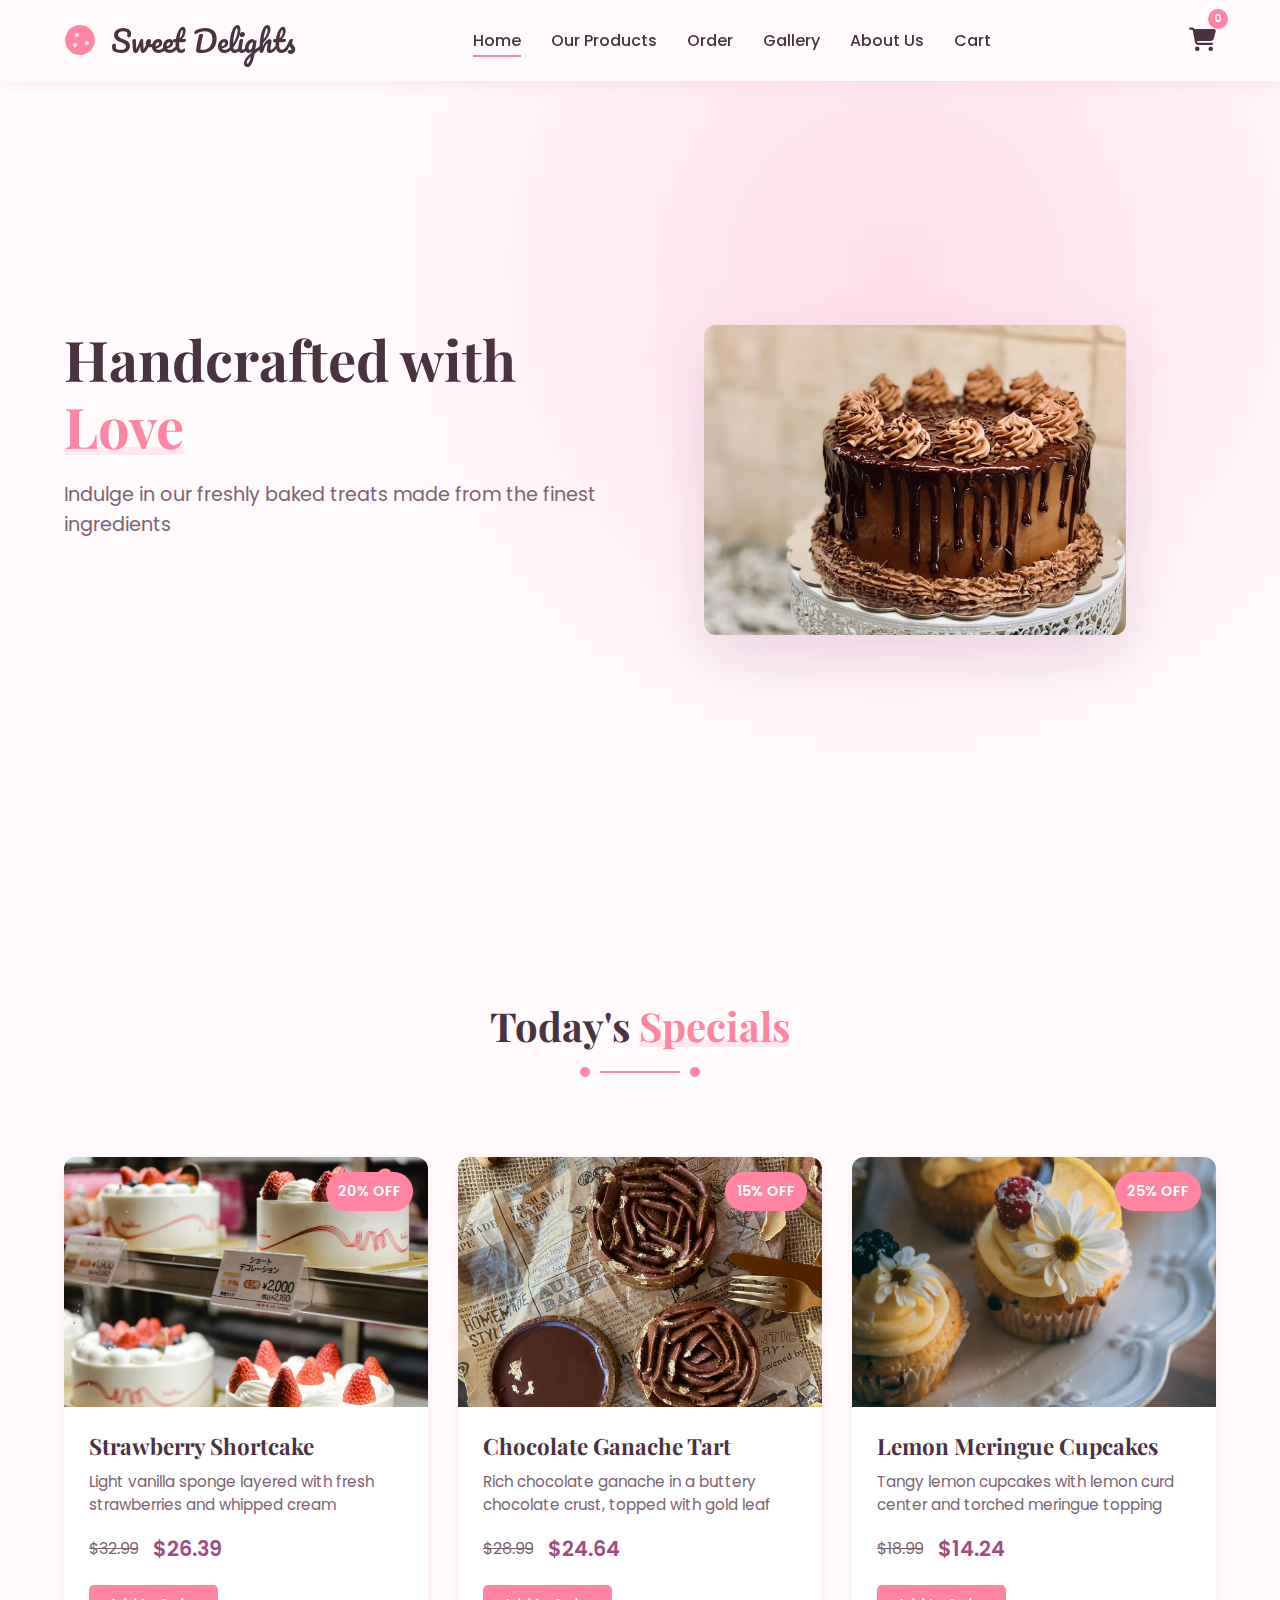
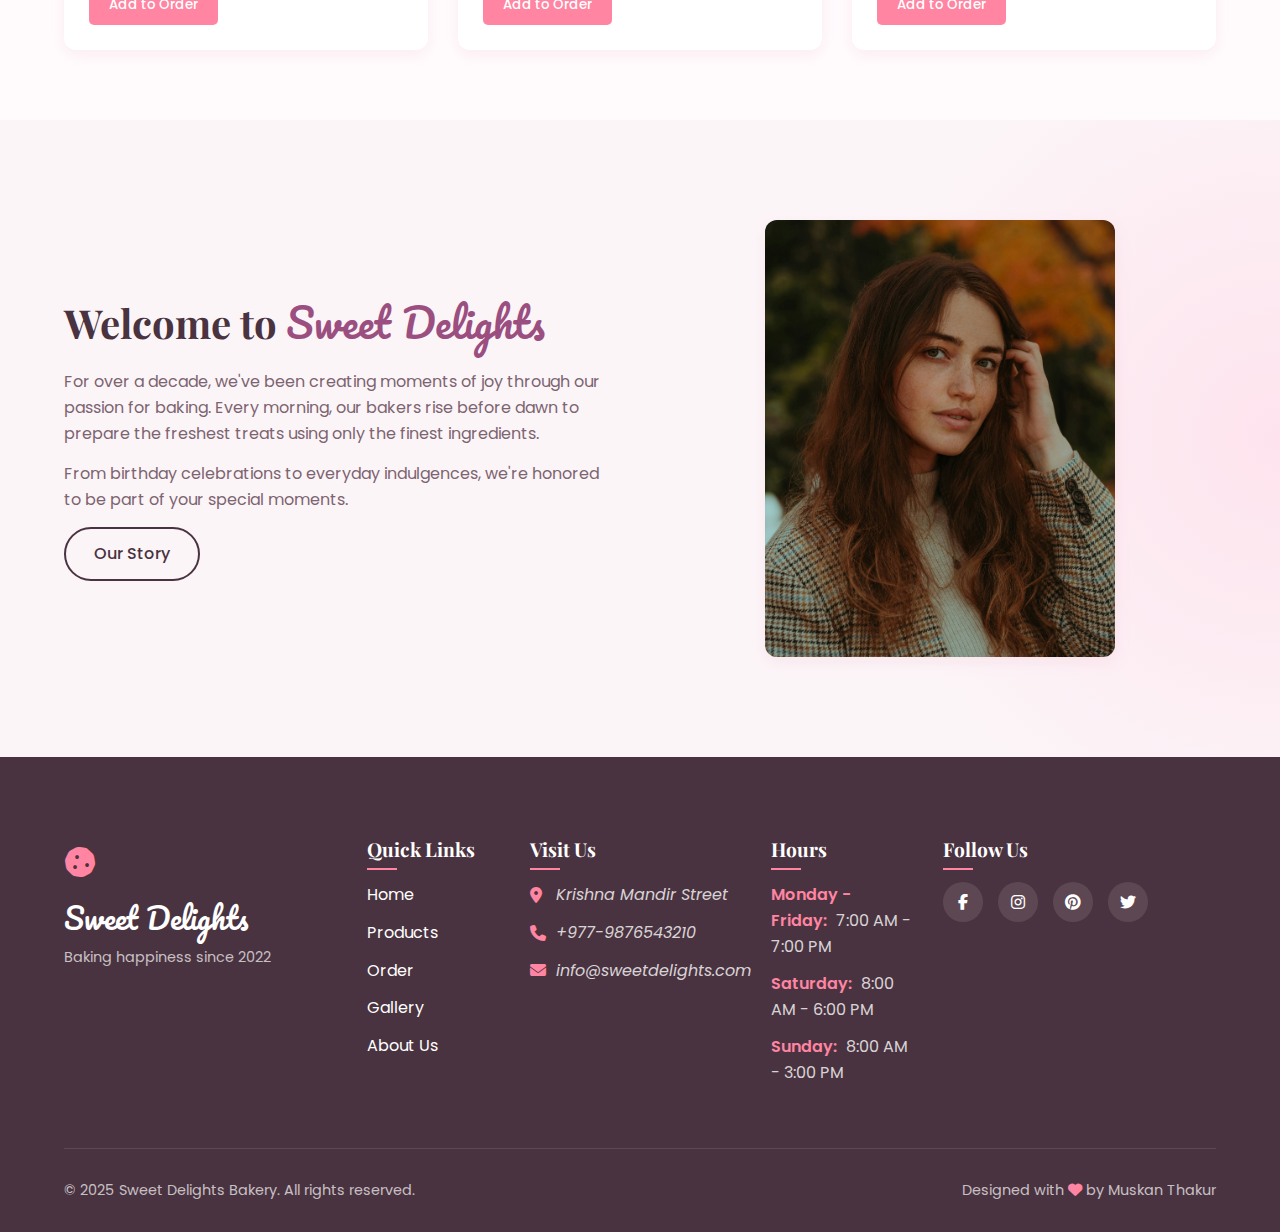
<file: index.html>
<!DOCTYPE html>
<html lang="en">
  <head>
    <meta charset="UTF-8" />
    <meta name="viewport" content="width=device-width, initial-scale=1.0" />
    <meta
      name="description"
      content="Order freshly baked cakes, pastries, and custom desserts from our bakery. Made with love, delivered with care. Perfect for birthdays, weddings & special occasions!"
    />
    <meta
      name="keywords"
      content="bakery, cakes, pastries, desserts, order online, custom cakes, birthday cakes, wedding cakes"
    />
    <meta name="author" content="Muskan Thakur" />
    <!-- social media tags -->
    <meta
      property="og:title"
      content="Delicious Cakes for Every Occasion 🎂 | Your Local Bakery"
    />
    <meta
      property="og:description"
      content="Celebrate your special moments with our handcrafted cakes and desserts. Order now and enjoy the taste of happiness."
    />
    <meta
      property="og:image"
      content="https://bakeryshop.muskanthakur.com.np/images/cake-main.png"
    />
    <meta property="og:image:width" content="1200" />
    <meta property="og:image:height" content="630" />
    <meta property="og:type" content="website" />
    <meta property="og:url" content="https://bakeryshop.muskanthakur.com.np/" />
    <meta property="og:site_name" content="Sweet Delights" />

    <title>Sweet Delights Bakery | Home</title>
    <link rel="stylesheet" href="css/styles.css" />
    <link
      rel="stylesheet"
      href="https://cdnjs.cloudflare.com/ajax/libs/font-awesome/6.4.0/css/all.min.css"
    />
    <link rel="preconnect" href="https://fonts.googleapis.com" />
    <link rel="preconnect" href="https://fonts.gstatic.com" crossorigin />
    <link
      href="https://fonts.googleapis.com/css2?family=Playfair+Display:wght@400;500;600;700&family=Poppins:wght@300;400;500;600&family=Pacifico&display=swap"
      rel="stylesheet"
    />
    <!-- favicon -->
    <link
      rel="apple-touch-icon"
      sizes="57x57"
      href="./favicon/apple-icon-57x57.png"
    />
    <link
      rel="apple-touch-icon"
      sizes="60x60"
      href="./favicon/apple-icon-60x60.png"
    />
    <link
      rel="apple-touch-icon"
      sizes="72x72"
      href="./favicon/apple-icon-72x72.png"
    />
    <link
      rel="apple-touch-icon"
      sizes="76x76"
      href="./favicon/apple-icon-76x76.png"
    />
    <link
      rel="apple-touch-icon"
      sizes="114x114"
      href="./favicon/apple-icon-114x114.png"
    />
    <link
      rel="apple-touch-icon"
      sizes="120x120"
      href="./favicon/apple-icon-120x120.png"
    />
    <link
      rel="apple-touch-icon"
      sizes="144x144"
      href="./favicon/apple-icon-144x144.png"
    />
    <link
      rel="apple-touch-icon"
      sizes="152x152"
      href="./favicon/apple-icon-152x152.png"
    />
    <link
      rel="apple-touch-icon"
      sizes="180x180"
      href="./favicon/apple-icon-180x180.png"
    />
    <link
      rel="icon"
      type="image/png"
      sizes="192x192"
      href="./favicon/android-icon-192x192.png"
    />
    <link
      rel="icon"
      type="image/png"
      sizes="32x32"
      href="./favicon/favicon-32x32.png"
    />
    <link
      rel="icon"
      type="image/png"
      sizes="96x96"
      href="./favicon/favicon-96x96.png"
    />
    <link
      rel="icon"
      type="image/png"
      sizes="16x16"
      href="./favicon/favicon-16x16.png"
    />
    <link rel="manifest" href="./favicon/manifest.json" />
    <meta name="msapplication-TileColor" content="#ffffff" />
    <meta
      name="msapplication-TileImage"
      content="./favicon/ms-icon-144x144.png"
    />
    <meta name="theme-color" content="#ffffff" />
  </head>
  <body>
    <header>
      <nav class="navbar">
        <div class="logo">
          <span class="logo-icon"><i class="fas fa-cookie"></i></span>
          <h1><a href="./index.html">Sweet Delights</a></h1>
        </div>
        <div class="menu-toggle">
          <div class="bar"></div>
          <div class="bar"></div>
          <div class="bar"></div>
        </div>
        <ul class="nav-links">
          <li><a href="index.html" class="active">Home</a></li>
          <li><a href="products.html">Our Products</a></li>
          <li><a href="order.html">Order</a></li>
          <li><a href="gallery.html">Gallery</a></li>
          <li><a href="about.html">About Us</a></li>
          <li><a href="cart.html">Cart</a></li>
        </ul>
        <div class="cart-icon-container">
          <div class="cart-icon">
            <i class="fas fa-shopping-cart"></i>
            <span class="cart-count">0</span>
          </div>
        </div>
      </nav>
    </header>
    <main>
      <section class="hero">
        <div class="hero-content">
          <h1>Handcrafted with <span class="highlight">Love</span></h1>
          <p>
            Indulge in our freshly baked treats made from the finest ingredients
          </p>
          <div class="cta-container">
            <a href="products.html" class="btn primary-btn"
              >Explore Our Products</a
            >
            <a href="order.html" class="btn secondary-btn">Order Now</a>
          </div>
        </div>
        <div class="hero-image">
          <div class="hero-main-image">
            <img src="images/cake-main.png" alt="Delicious cake" />
          </div>
        </div>
      </section>

      <section class="daily-specials">
        <div class="section-heading">
          <h2>Today's <span class="highlight">Specials</span></h2>
          <div class="decorative-line">
            <span class="line-dot"></span>
            <span class="line"></span>
            <span class="line-dot"></span>
          </div>
        </div>

        <div class="specials-container">
          <div class="special-card">
            <div class="special-image">
              <div class="discount-badge">20% OFF</div>
              <img src="images/special1.jpg" alt="Strawberry Shortcake" />
            </div>
            <div class="special-info">
              <h3>Strawberry Shortcake</h3>
              <p class="description">
                Light vanilla sponge layered with fresh strawberries and whipped
                cream
              </p>
              <div class="price-container">
                <span class="old-price">$32.99</span>
                <span class="current-price">$26.39</span>
              </div>
              <button class="order-btn">Add to Order</button>
            </div>
          </div>

          <div class="special-card">
            <div class="special-image">
              <div class="discount-badge">15% OFF</div>
              <img src="images/special2.jpg" alt="Chocolate Ganache Tart" />
            </div>
            <div class="special-info">
              <h3>Chocolate Ganache Tart</h3>
              <p class="description">
                Rich chocolate ganache in a buttery chocolate crust, topped with
                gold leaf
              </p>
              <div class="price-container">
                <span class="old-price">$28.99</span>
                <span class="current-price">$24.64</span>
              </div>
              <button class="order-btn">Add to Order</button>
            </div>
          </div>

          <div class="special-card">
            <div class="special-image">
              <div class="discount-badge">25% OFF</div>
              <img src="images/special3.jpg" alt="Lemon Meringue Cupcakes" />
            </div>
            <div class="special-info">
              <h3>Lemon Meringue Cupcakes</h3>
              <p class="description">
                Tangy lemon cupcakes with lemon curd center and torched meringue
                topping
              </p>
              <div class="price-container">
                <span class="old-price">$18.99</span>
                <span class="current-price">$14.24</span>
              </div>
              <button class="order-btn">Add to Order</button>
            </div>
          </div>
        </div>
      </section>
      <section class="welcome-message">
        <div class="welcome-content">
          <div class="welcome-text">
            <h2>Welcome to <span class="script-text">Sweet Delights</span></h2>
            <p>
              For over a decade, we've been creating moments of joy through our
              passion for baking. Every morning, our bakers rise before dawn to
              prepare the freshest treats using only the finest ingredients.
            </p>
            <p>
              From birthday celebrations to everyday indulgences, we're honored
              to be part of your special moments.
            </p>
            <a href="about.html" class="btn outline-btn">Our Story</a>
          </div>
          <div class="welcome-image">
            <img src="images/profile-crop.jpg" alt="Our Master Baker" />
          </div>
        </div>
      </section>
    </main>

    <footer>
      <div class="footer-container">
        <div class="footer-logo">
          <span class="logo-icon"><i class="fas fa-cookie"></i></span>
          <h2>Sweet Delights</h2>
          <p>Baking happiness since 2022</p>
        </div>

        <div class="footer-links">
          <div class="footer-section">
            <h3>Quick Links</h3>
            <ul>
              <li><a href="index.html">Home</a></li>
              <li><a href="products.html">Products</a></li>
              <li><a href="order.html">Order</a></li>
              <li><a href="gallery.html">Gallery</a></li>
              <li><a href="about.html">About Us</a></li>
            </ul>
          </div>

          <div class="footer-section address-section">
            <h3>Visit Us</h3>
            <address>
              <p><i class="fas fa-map-marker-alt"></i> Krishna Mandir Street</p>
              <p><i class="fas fa-phone"></i> +977-9876543210</p>
              <p><i class="fas fa-envelope"></i> info@sweetdelights.com</p>
            </address>
          </div>
          <div class="footer-section">
            <h3>Hours</h3>
            <ul class="hours-list">
              <li><span>Monday - Friday:</span> 7:00 AM - 7:00 PM</li>
              <li><span>Saturday:</span> 8:00 AM - 6:00 PM</li>
              <li><span>Sunday:</span> 8:00 AM - 3:00 PM</li>
            </ul>
          </div>
        </div>

        <div class="footer-social footer-section">
          <h3>Follow Us</h3>
          <div class="social-icons">
            <a href="https://www.facebook.com" class="social-icon"
              ><i class="fab fa-facebook-f"></i
            ></a>
            <a href="https://www.instagram.com" class="social-icon"
              ><i class="fab fa-instagram"></i
            ></a>
            <a href="https://www.pinterest.com" class="social-icon"
              ><i class="fab fa-pinterest"></i
            ></a>
            <a href="https://www.x.com" class="social-icon"
              ><i class="fab fa-twitter"></i
            ></a>
          </div>
        </div>
      </div>

      <div class="footer-bottom">
        <p>&copy; 2025 Sweet Delights Bakery. All rights reserved.</p>
        <p>Designed with <i class="fas fa-heart"></i> by Muskan Thakur</p>
      </div>
    </footer>

    <script src="js/script.js"></script>
  </body>
</html>
</file>
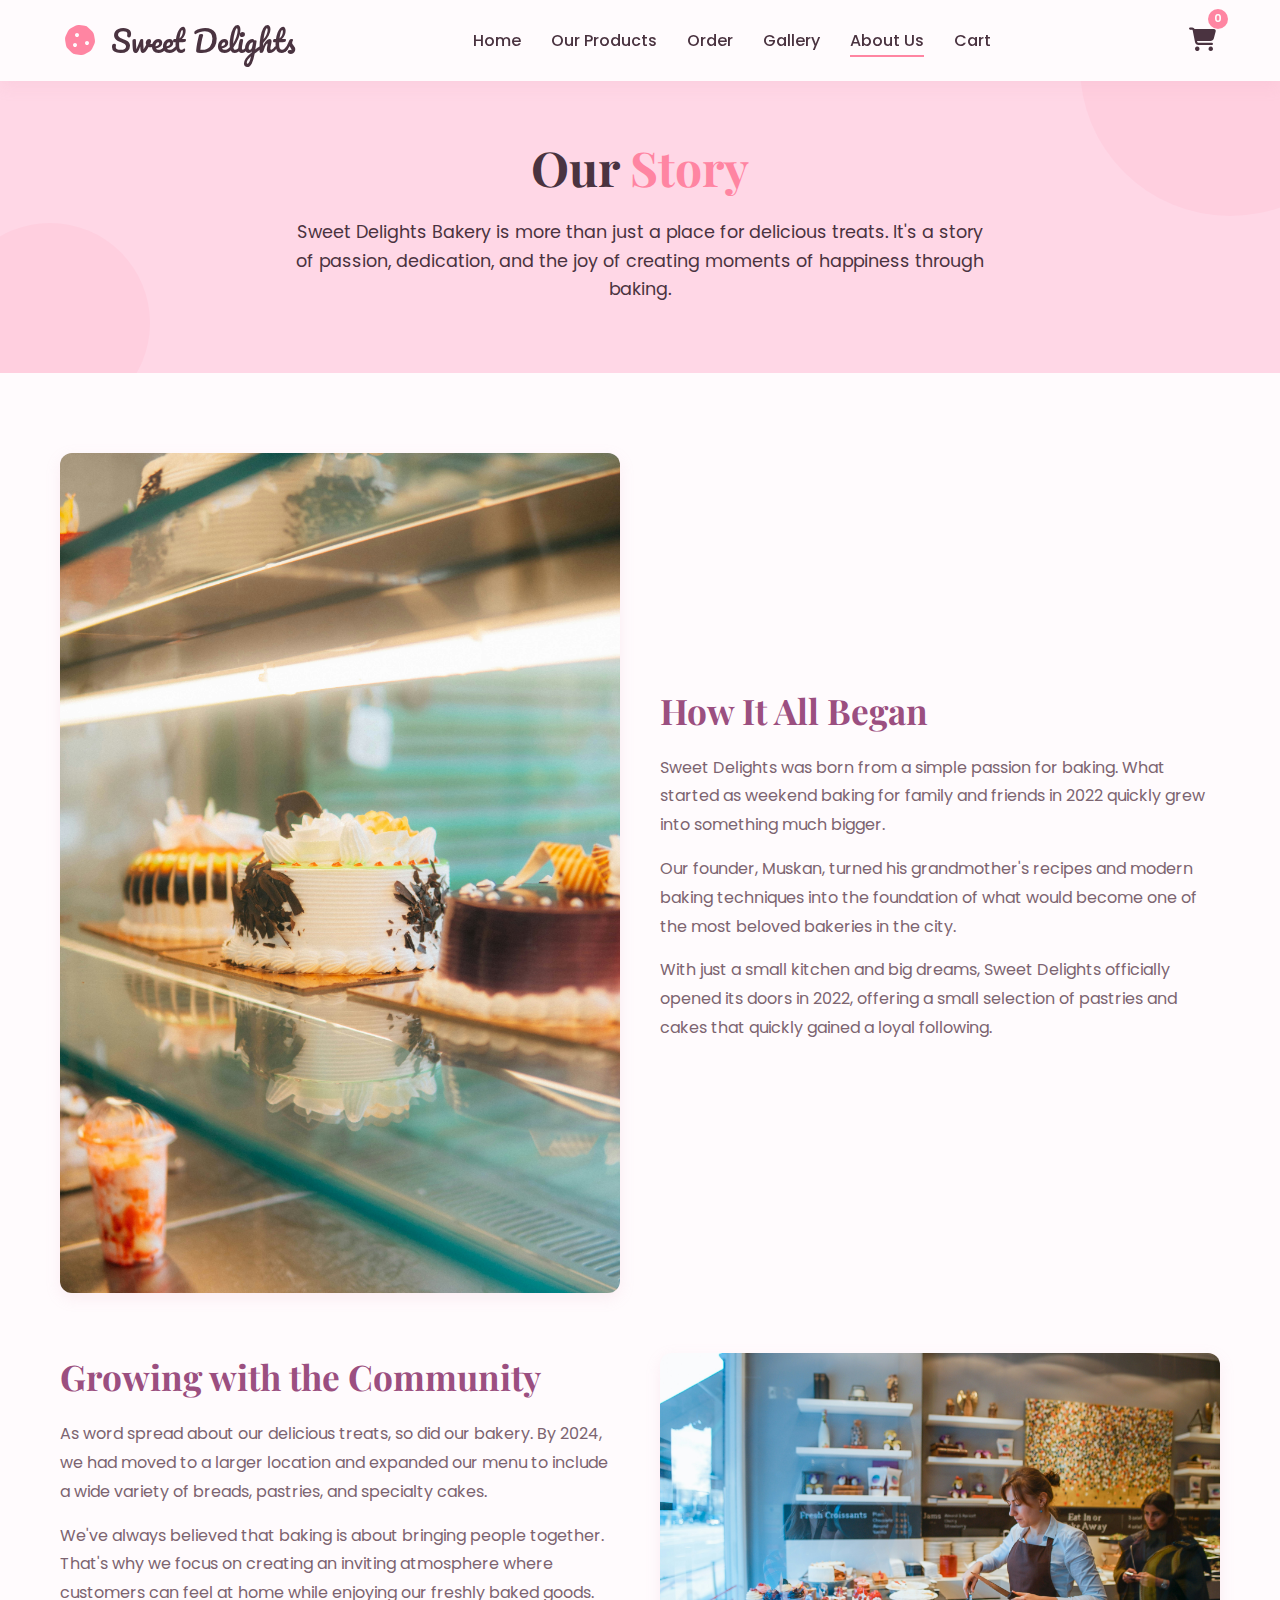
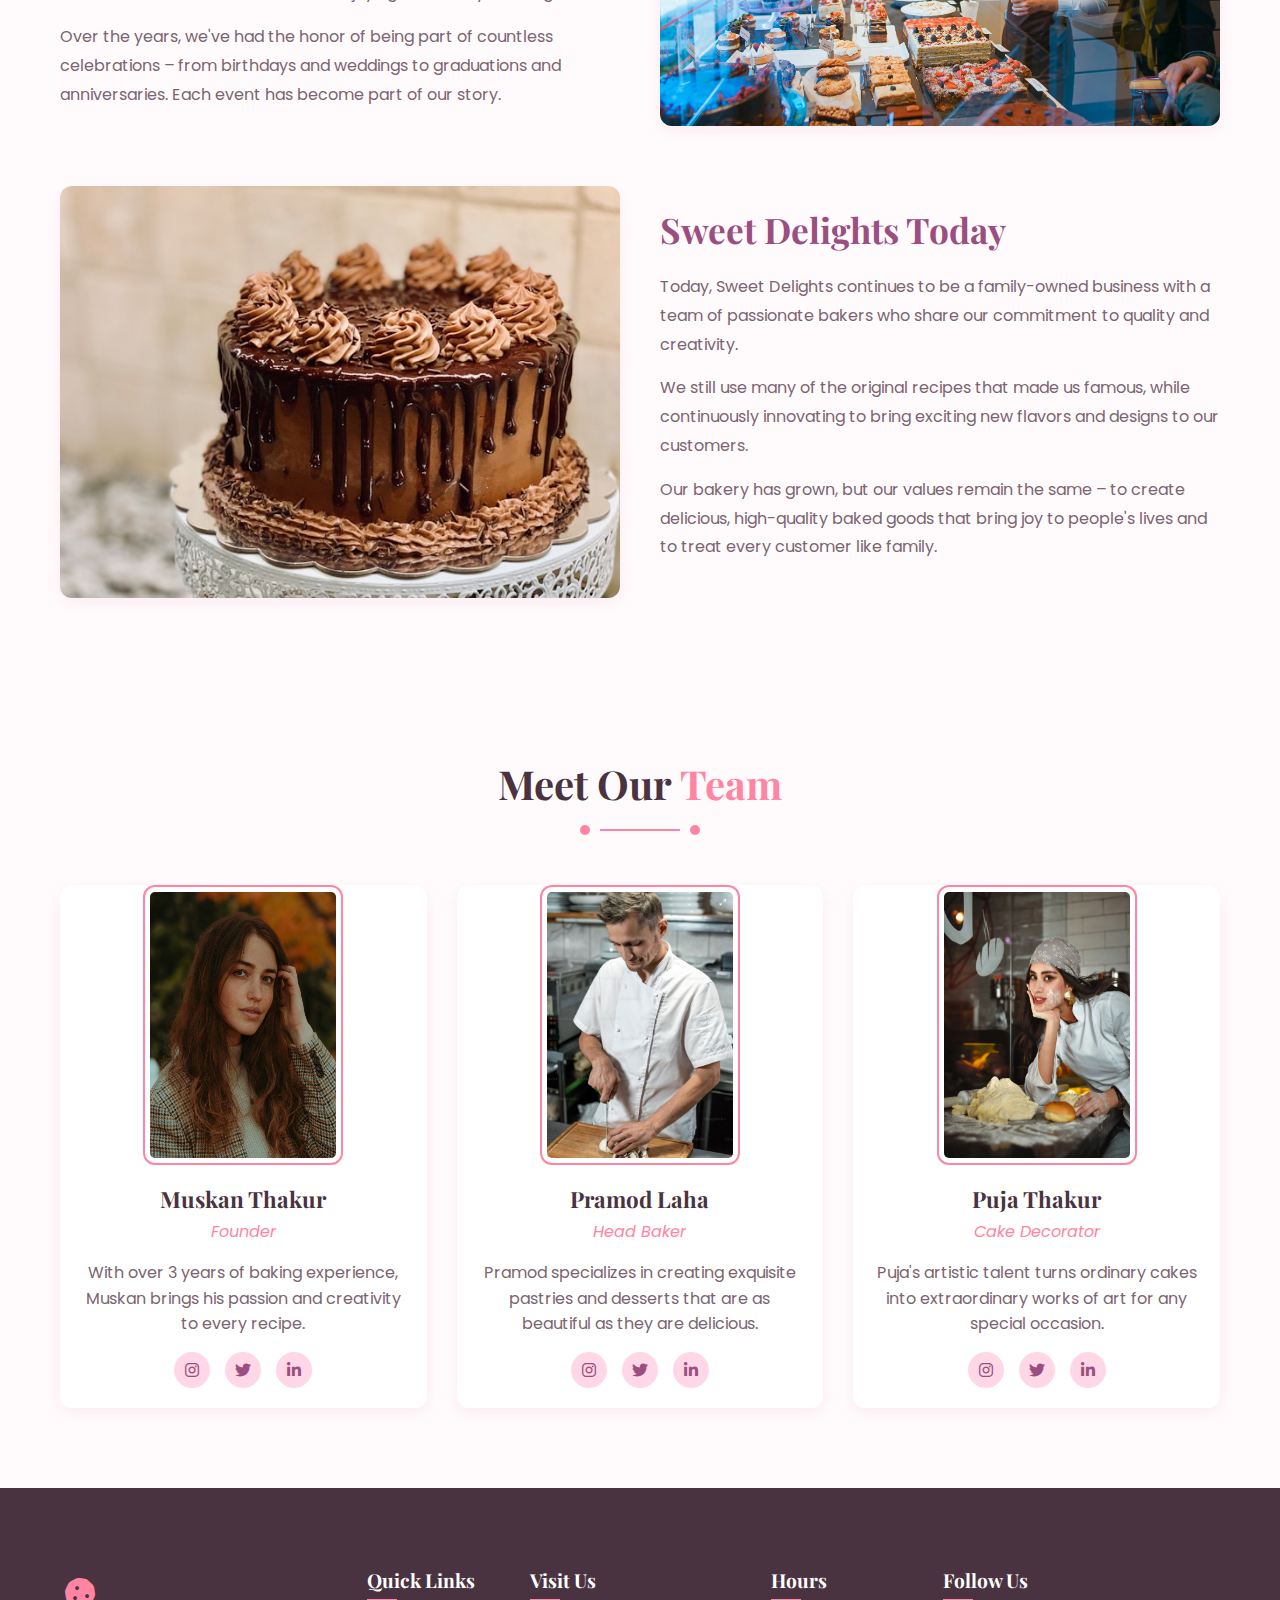
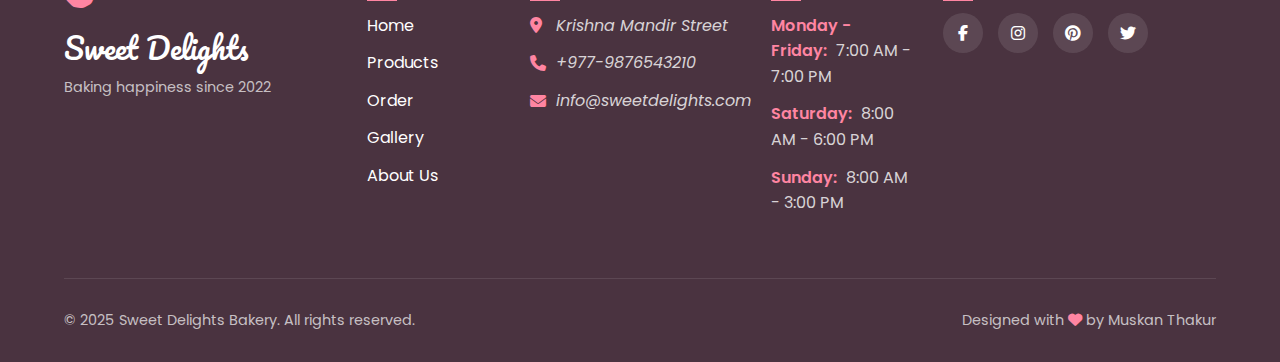
<file: about.html>
<!DOCTYPE html>
<html lang="en">
  <head>
    <meta charset="UTF-8" />
    <meta name="viewport" content="width=device-width, initial-scale=1.0" />
    <title>Sweet Delights Bakery | About Us</title>
    <link rel="stylesheet" href="css/styles.css" />
    <link
      rel="stylesheet"
      href="https://cdnjs.cloudflare.com/ajax/libs/font-awesome/6.4.0/css/all.min.css"
    />
    <link rel="preconnect" href="https://fonts.googleapis.com" />
    <link rel="preconnect" href="https://fonts.gstatic.com" crossorigin />
    <link
      href="https://fonts.googleapis.com/css2?family=Playfair+Display:wght@400;500;600;700&family=Poppins:wght@300;400;500;600&family=Pacifico&display=swap"
      rel="stylesheet"
    />
    <style>
      /* About page specific styles */
      .about-hero {
        background-color: var(--secondary-color);
        padding: 120px 0 40px 0;
        margin-top: 1rem;
        text-align: center;
        position: relative;
        overflow: hidden;
      }

      .about-hero h1 {
        font-size: 3rem;
        margin-bottom: 20px;
        position: relative;
        z-index: 1;
      }

      .about-hero p {
        max-width: 700px;
        margin: 0 auto 30px;
        font-size: 1.1rem;
        color: var(--text-color);
        position: relative;
        z-index: 1;
      }

      .about-hero::after {
        content: "";
        position: absolute;
        width: 300px;
        height: 300px;
        background-color: rgba(255, 133, 162, 0.1);
        border-radius: 50%;
        top: -100px;
        right: -100px;
        z-index: 0;
      }

      .about-hero::before {
        content: "";
        position: absolute;
        width: 200px;
        height: 200px;
        background-color: rgba(255, 133, 162, 0.1);
        border-radius: 50%;
        bottom: -50px;
        left: -50px;
        z-index: 0;
      }

      .our-story {
        padding: 80px 0;
      }

      .story-container {
        max-width: 1200px;
        margin: 0 auto;
        display: flex;
        flex-direction: column;
        gap: 60px;
        padding: 0 20px;
      }

      .story-section {
        display: flex;
        gap: 40px;
        align-items: center;
      }

      .story-section:nth-child(even) {
        flex-direction: row-reverse;
      }

      .story-image {
        flex: 1;
        border-radius: var(--border-radius);
        overflow: hidden;
        box-shadow: var(--box-shadow);
      }

      .story-content {
        flex: 1;
      }

      .story-content h2 {
        font-size: 2.2rem;
        margin-bottom: 20px;
        color: var(--accent-color);
      }

      .story-content p {
        margin-bottom: 15px;
        line-height: 1.8;
        color: var(--light-text);
      }

      .team-section {
        background-color: var(--background);
        padding: 80px 0;
      }

      .team-container {
        max-width: 1200px;
        margin: 0 auto;
        padding: 0 20px;
      }

      .team-grid {
        display: grid;
        grid-template-columns: repeat(auto-fill, minmax(280px, 1fr));
        gap: 30px;
        margin-top: 50px;
      }

      .team-member {
        background-color: var(--card-bg);
        border-radius: var(--border-radius);
        overflow: hidden;
        box-shadow: var(--box-shadow);
        transition: var(--transition);
      }

      .team-member:hover {
        transform: translateY(-10px);
      }

      .member-image {
        height: 280px;
        overflow: hidden;
        display: flex;
        justify-content: center;
      }

      .member-image img {
        width: 200px;
        height: 100%;

        border-radius: 12px;
        padding: 5px;
        border: 2px solid var(--primary-color);
        transition: var(--transition);
      }

      .team-member:hover .member-image img {
        transform: scale(1.05);
      }

      .member-info {
        padding: 20px;
        text-align: center;
      }

      .member-info h3 {
        margin-bottom: 5px;
        font-size: 1.4rem;
      }

      .member-info .position {
        color: var(--primary-color);
        font-style: italic;
        margin-bottom: 15px;
        display: block;
      }

      .member-info p {
        color: var(--light-text);
        margin-bottom: 15px;
      }

      .social-links {
        display: flex;
        justify-content: center;
        gap: 15px;
      }

      .social-links a {
        width: 36px;
        height: 36px;
        border-radius: 50%;
        background-color: var(--secondary-color);
        color: var(--accent-color);
        display: flex;
        align-items: center;
        justify-content: center;
        transition: var(--transition);
      }

      .social-links a:hover {
        background-color: var(--primary-color);
        color: white;
        transform: translateY(-3px);
      }

      /* Responsive styles */
      @media (max-width: 992px) {
        .story-section {
          flex-direction: column !important;
        }

        .story-image,
        .story-content {
          width: 100%;
        }
      }

      @media (max-width: 768px) {
        .about-hero h1 {
          font-size: 2.5rem;
        }

        .story-content h2 {
          font-size: 1.8rem;
        }

        .team-grid,
        .values-grid {
          grid-template-columns: repeat(auto-fill, minmax(250px, 1fr));
        }
      }

      @media (max-width: 480px) {
        .about-hero {
          padding: 60px 0;
        }

        .about-hero h1 {
          font-size: 2rem;
        }

        .story-content h2 {
          font-size: 1.5rem;
        }
      }
    </style>
  </head>
  <body>
    <header>
      <nav class="navbar">
        <div class="logo">
          <span class="logo-icon"><i class="fas fa-cookie"></i></span>
          <h1><a href="./index.html">Sweet Delights</a></h1>
        </div>
        <div class="menu-toggle">
          <div class="bar"></div>
          <div class="bar"></div>
          <div class="bar"></div>
        </div>
        <ul class="nav-links">
          <li><a href="index.html">Home</a></li>
          <li><a href="products.html">Our Products</a></li>
          <li><a href="order.html">Order</a></li>
          <li><a href="gallery.html">Gallery</a></li>
          <li><a href="about.html" class="active">About Us</a></li>
          <li><a href="cart.html">Cart</a></li>
        </ul>
        <div class="cart-icon-container">
          <div class="cart-icon">
            <i class="fas fa-shopping-cart"></i>
            <span class="cart-count">0</span>
          </div>
        </div>
      </nav>
    </header>

    <main>
      <section class="about-hero">
        <div class="container">
          <h1>Our <span class="highlight">Story</span></h1>
          <p>
            Sweet Delights Bakery is more than just a place for delicious
            treats. It's a story of passion, dedication, and the joy of creating
            moments of happiness through baking.
          </p>
        </div>
      </section>

      <section class="our-story">
        <div class="story-container">
          <div class="story-section">
            <div class="story-image">
              <img src="images/cakeshop.jpg" alt="Our bakery's beginning" />
            </div>
            <div class="story-content">
              <h2>How It All Began</h2>
              <p>
                Sweet Delights was born from a simple passion for baking. What
                started as weekend baking for family and friends in 2022 quickly
                grew into something much bigger.
              </p>
              <p>
                Our founder, Muskan, turned his grandmother's recipes and modern
                baking techniques into the foundation of what would become one
                of the most beloved bakeries in the city.
              </p>
              <p>
                With just a small kitchen and big dreams, Sweet Delights
                officially opened its doors in 2022, offering a small selection
                of pastries and cakes that quickly gained a loyal following.
              </p>
            </div>
          </div>

          <div class="story-section">
            <div class="story-image">
              <img src="images/cakefront.jpg" alt="Our bakery's growth" />
            </div>
            <div class="story-content">
              <h2>Growing with the Community</h2>
              <p>
                As word spread about our delicious treats, so did our bakery. By
                2024, we had moved to a larger location and expanded our menu to
                include a wide variety of breads, pastries, and specialty cakes.
              </p>
              <p>
                We've always believed that baking is about bringing people
                together. That's why we focus on creating an inviting atmosphere
                where customers can feel at home while enjoying our freshly
                baked goods.
              </p>
              <p>
                Over the years, we've had the honor of being part of countless
                celebrations – from birthdays and weddings to graduations and
                anniversaries. Each event has become part of our story.
              </p>
            </div>
          </div>

          <div class="story-section">
            <div class="story-image">
              <img src="images/cake-main.png" alt="Our bakery today" />
            </div>
            <div class="story-content">
              <h2>Sweet Delights Today</h2>
              <p>
                Today, Sweet Delights continues to be a family-owned business
                with a team of passionate bakers who share our commitment to
                quality and creativity.
              </p>
              <p>
                We still use many of the original recipes that made us famous,
                while continuously innovating to bring exciting new flavors and
                designs to our customers.
              </p>
              <p>
                Our bakery has grown, but our values remain the same – to create
                delicious, high-quality baked goods that bring joy to people's
                lives and to treat every customer like family.
              </p>
            </div>
          </div>
        </div>
      </section>

      <section class="team-section">
        <div class="team-container">
          <div class="section-heading">
            <h2>Meet Our <span class="highlight">Team</span></h2>
            <div class="decorative-line">
              <span class="line-dot"></span>
              <span class="line"></span>
              <span class="line-dot"></span>
            </div>
          </div>

          <div class="team-grid">
            <div class="team-member">
              <div class="member-image">
                <img
                  src="images/profile.jpg"
                  alt="Muskan - Founder & Head Baker"
                />
              </div>
              <div class="member-info">
                <h3>Muskan Thakur</h3>
                <span class="position">Founder</span>
                <p>
                  With over 3 years of baking experience, Muskan brings his
                  passion and creativity to every recipe.
                </p>
                <div class="social-links">
                  <a href="https://www.instagram.com"
                    ><i class="fab fa-instagram"></i
                  ></a>
                  <a href="https://www.x.com"><i class="fab fa-twitter"></i></a>
                  <a href="https://www.linkedin.com"
                    ><i class="fab fa-linkedin-in"></i
                  ></a>
                </div>
              </div>
            </div>

            <div class="team-member">
              <div class="member-image">
                <img src="images/baker.jpg" alt="Pramod - Head Baker" />
              </div>
              <div class="member-info">
                <h3>Pramod Laha</h3>
                <span class="position">Head Baker</span>
                <p>
                  Pramod specializes in creating exquisite pastries and desserts
                  that are as beautiful as they are delicious.
                </p>
                <div class="social-links">
                  <a href="https://www.instagram.com"
                    ><i class="fab fa-instagram"></i
                  ></a>
                  <a href="https://www.x.com"><i class="fab fa-twitter"></i></a>
                  <a href="https://www.linkedin.com"
                    ><i class="fab fa-linkedin-in"></i
                  ></a>
                </div>
              </div>
            </div>

            <div class="team-member">
              <div class="member-image">
                <img src="images/customer3.jpg" alt="Puja - Cake Decorator" />
              </div>
              <div class="member-info">
                <h3>Puja Thakur</h3>
                <span class="position">Cake Decorator</span>
                <p>
                  Puja's artistic talent turns ordinary cakes into extraordinary
                  works of art for any special occasion.
                </p>
                <div class="social-links">
                  <a href="https://www.instagram.com"
                    ><i class="fab fa-instagram"></i
                  ></a>
                  <a href="https://www.x.com"><i class="fab fa-twitter"></i></a>
                  <a href="https://www.linkedin.com"
                    ><i class="fab fa-linkedin-in"></i
                  ></a>
                </div>
              </div>
            </div>
          </div>
        </div>
      </section>
    </main>

    <footer>
      <div class="footer-container">
        <div class="footer-logo">
          <span class="logo-icon"><i class="fas fa-cookie"></i></span>
          <h2>Sweet Delights</h2>
          <p>Baking happiness since 2022</p>
        </div>

        <div class="footer-links">
          <div class="footer-section">
            <h3>Quick Links</h3>
            <ul>
              <li><a href="index.html">Home</a></li>
              <li><a href="products.html">Products</a></li>
              <li><a href="order.html">Order</a></li>
              <li><a href="gallery.html">Gallery</a></li>
              <li><a href="about.html">About Us</a></li>
            </ul>
          </div>

          <div class="footer-section address-section">
            <h3>Visit Us</h3>
            <address>
              <p><i class="fas fa-map-marker-alt"></i> Krishna Mandir Street</p>
              <p><i class="fas fa-phone"></i> +977-9876543210</p>
              <p><i class="fas fa-envelope"></i> info@sweetdelights.com</p>
            </address>
          </div>
          <div class="footer-section">
            <h3>Hours</h3>
            <ul class="hours-list">
              <li><span>Monday - Friday:</span> 7:00 AM - 7:00 PM</li>
              <li><span>Saturday:</span> 8:00 AM - 6:00 PM</li>
              <li><span>Sunday:</span> 8:00 AM - 3:00 PM</li>
            </ul>
          </div>
        </div>

        <div class="footer-social footer-section">
          <h3>Follow Us</h3>
          <div class="social-icons">
            <a href="https://www.facebook.com" class="social-icon"
              ><i class="fab fa-facebook-f"></i
            ></a>
            <a href="https://www.instagram.com" class="social-icon"
              ><i class="fab fa-instagram"></i
            ></a>
            <a href="https://www.pinterest.com" class="social-icon"
              ><i class="fab fa-pinterest"></i
            ></a>
            <a href="https://www.x.com" class="social-icon"
              ><i class="fab fa-twitter"></i
            ></a>
          </div>
        </div>
      </div>

      <div class="footer-bottom">
        <p>&copy; 2025 Sweet Delights Bakery. All rights reserved.</p>
        <p>Designed with <i class="fas fa-heart"></i> by Muskan Thakur</p>
      </div>
    </footer>

    <script src="js/script.js"></script>
  </body>
</html>
</file>
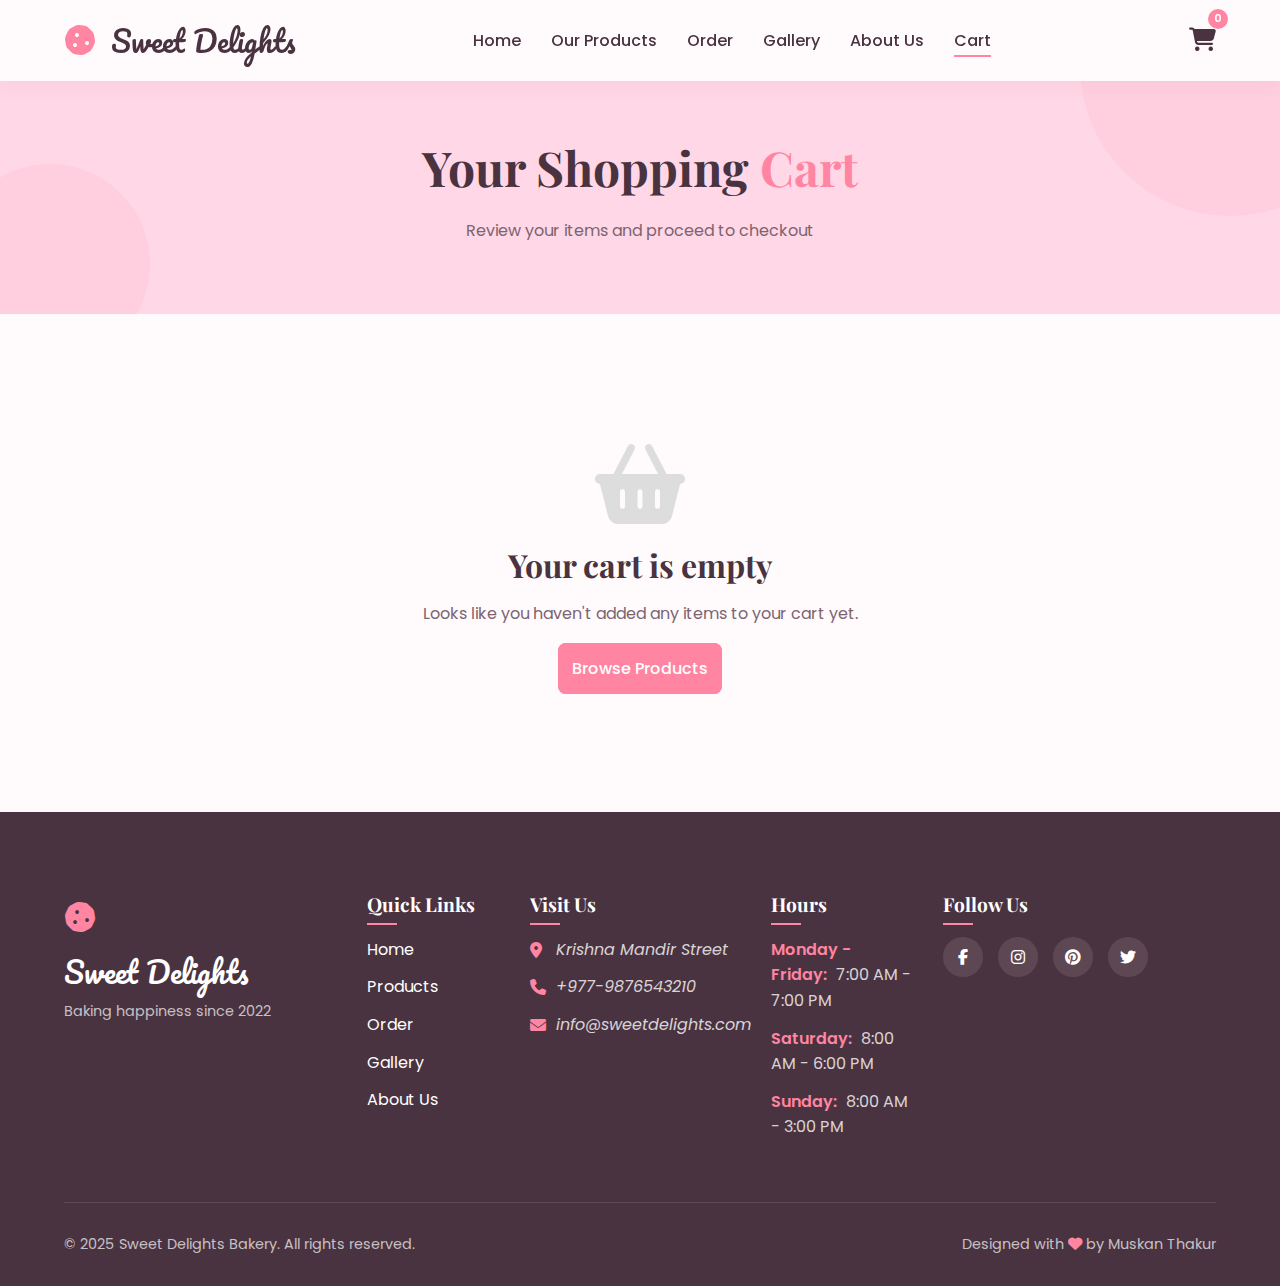
<file: cart.html>
<!DOCTYPE html>
<html lang="en">
  <head>
    <meta charset="UTF-8" />
    <meta name="viewport" content="width=device-width, initial-scale=1.0" />
    <title>Sweet Delights Bakery | Shopping Cart</title>
    <link rel="stylesheet" href="css/styles.css" />
    <link
      rel="stylesheet"
      href="https://cdnjs.cloudflare.com/ajax/libs/font-awesome/6.4.0/css/all.min.css"
    />
    <link rel="preconnect" href="https://fonts.googleapis.com" />
    <link rel="preconnect" href="https://fonts.gstatic.com" crossorigin />
    <link
      href="https://fonts.googleapis.com/css2?family=Playfair+Display:wght@400;500;600;700&family=Poppins:wght@300;400;500;600&family=Pacifico&display=swap"
      rel="stylesheet"
    />
  </head>
  <body>
    <header>
      <nav class="navbar">
        <div class="logo">
          <span class="logo-icon"><i class="fas fa-cookie"></i></span>
          <h1><a href="./index.html">Sweet Delights</a></h1>
        </div>
        <div class="menu-toggle">
          <div class="bar"></div>
          <div class="bar"></div>
          <div class="bar"></div>
        </div>
        <ul class="nav-links">
          <li><a href="index.html">Home</a></li>
          <li><a href="products.html">Our Products</a></li>
          <li><a href="order.html">Order</a></li>
          <li><a href="gallery.html">Gallery</a></li>
          <li><a href="about.html">About Us</a></li>
          <li><a href="cart.html" class="active">Cart</a></li>
        </ul>
        <div class="cart-icon-container">
          <div class="cart-icon">
            <i class="fas fa-shopping-cart"></i>
            <span class="cart-count">0</span>
          </div>
        </div>
      </nav>
    </header>

    <main>
      <section class="cart-page-hero">
        <h1>Your Shopping <span class="highlight">Cart</span></h1>
        <p>Review your items and proceed to checkout</p>
      </section>

      <section class="cart-page-container">
        <div class="cart-items-container">
          <!-- Cart items will be loaded here dynamically -->
        </div>

        <div class="cart-summary">
          <h2>Order Summary</h2>
          <div class="summary-row">
            <span>Subtotal</span>
            <span class="cart-subtotal">$0.00</span>
          </div>
          <div class="summary-row">
            <span>Shipping</span>
            <span>$5.00</span>
          </div>
          <div class="summary-row total">
            <span>Total</span>
            <span class="cart-total-amount">$0.00</span>
          </div>
          <button class="checkout-btn">Proceed to Checkout</button>
          <button class="continue-shopping-btn secondary-btn">
            Continue Shopping
          </button>
        </div>
      </section>

      <section class="cart-empty-state" style="display: none">
        <div class="empty-cart-large">
          <i class="fas fa-shopping-basket"></i>
          <h2>Your cart is empty</h2>
          <p>Looks like you haven't added any items to your cart yet.</p>
          <a href="products.html" class="checkout-btn">Browse Products</a>
        </div>
      </section>
    </main>
    <footer>
      <div class="footer-container">
        <div class="footer-logo">
          <span class="logo-icon"><i class="fas fa-cookie"></i></span>
          <h2>Sweet Delights</h2>
          <p>Baking happiness since 2022</p>
        </div>

        <div class="footer-links">
          <div class="footer-section">
            <h3>Quick Links</h3>
            <ul>
              <li><a href="index.html">Home</a></li>
              <li><a href="products.html">Products</a></li>
              <li><a href="order.html">Order</a></li>
              <li><a href="gallery.html">Gallery</a></li>
              <li><a href="about.html">About Us</a></li>
            </ul>
          </div>

          <div class="footer-section address-section">
            <h3>Visit Us</h3>
            <address>
              <p><i class="fas fa-map-marker-alt"></i> Krishna Mandir Street</p>
              <p><i class="fas fa-phone"></i> +977-9876543210</p>
              <p><i class="fas fa-envelope"></i> info@sweetdelights.com</p>
            </address>
          </div>
          <div class="footer-section">
            <h3>Hours</h3>
            <ul class="hours-list">
              <li><span>Monday - Friday:</span> 7:00 AM - 7:00 PM</li>
              <li><span>Saturday:</span> 8:00 AM - 6:00 PM</li>
              <li><span>Sunday:</span> 8:00 AM - 3:00 PM</li>
            </ul>
          </div>
        </div>

        <div class="footer-social footer-section">
          <h3>Follow Us</h3>
          <div class="social-icons">
            <a href="https://www.facebook.com" class="social-icon"
              ><i class="fab fa-facebook-f"></i
            ></a>
            <a href="https://www.instagram.com" class="social-icon"
              ><i class="fab fa-instagram"></i
            ></a>
            <a href="https://www.pinterest.com" class="social-icon"
              ><i class="fab fa-pinterest"></i
            ></a>
            <a href="https://www.x.com" class="social-icon"
              ><i class="fab fa-twitter"></i
            ></a>
          </div>
        </div>
      </div>

      <div class="footer-bottom">
        <p>&copy; 2025 Sweet Delights Bakery. All rights reserved.</p>
        <p>Designed with <i class="fas fa-heart"></i> by Muskan Thakur</p>
      </div>
    </footer>
    <script src="js/script.js"></script>
  </body>
</html>
</file>
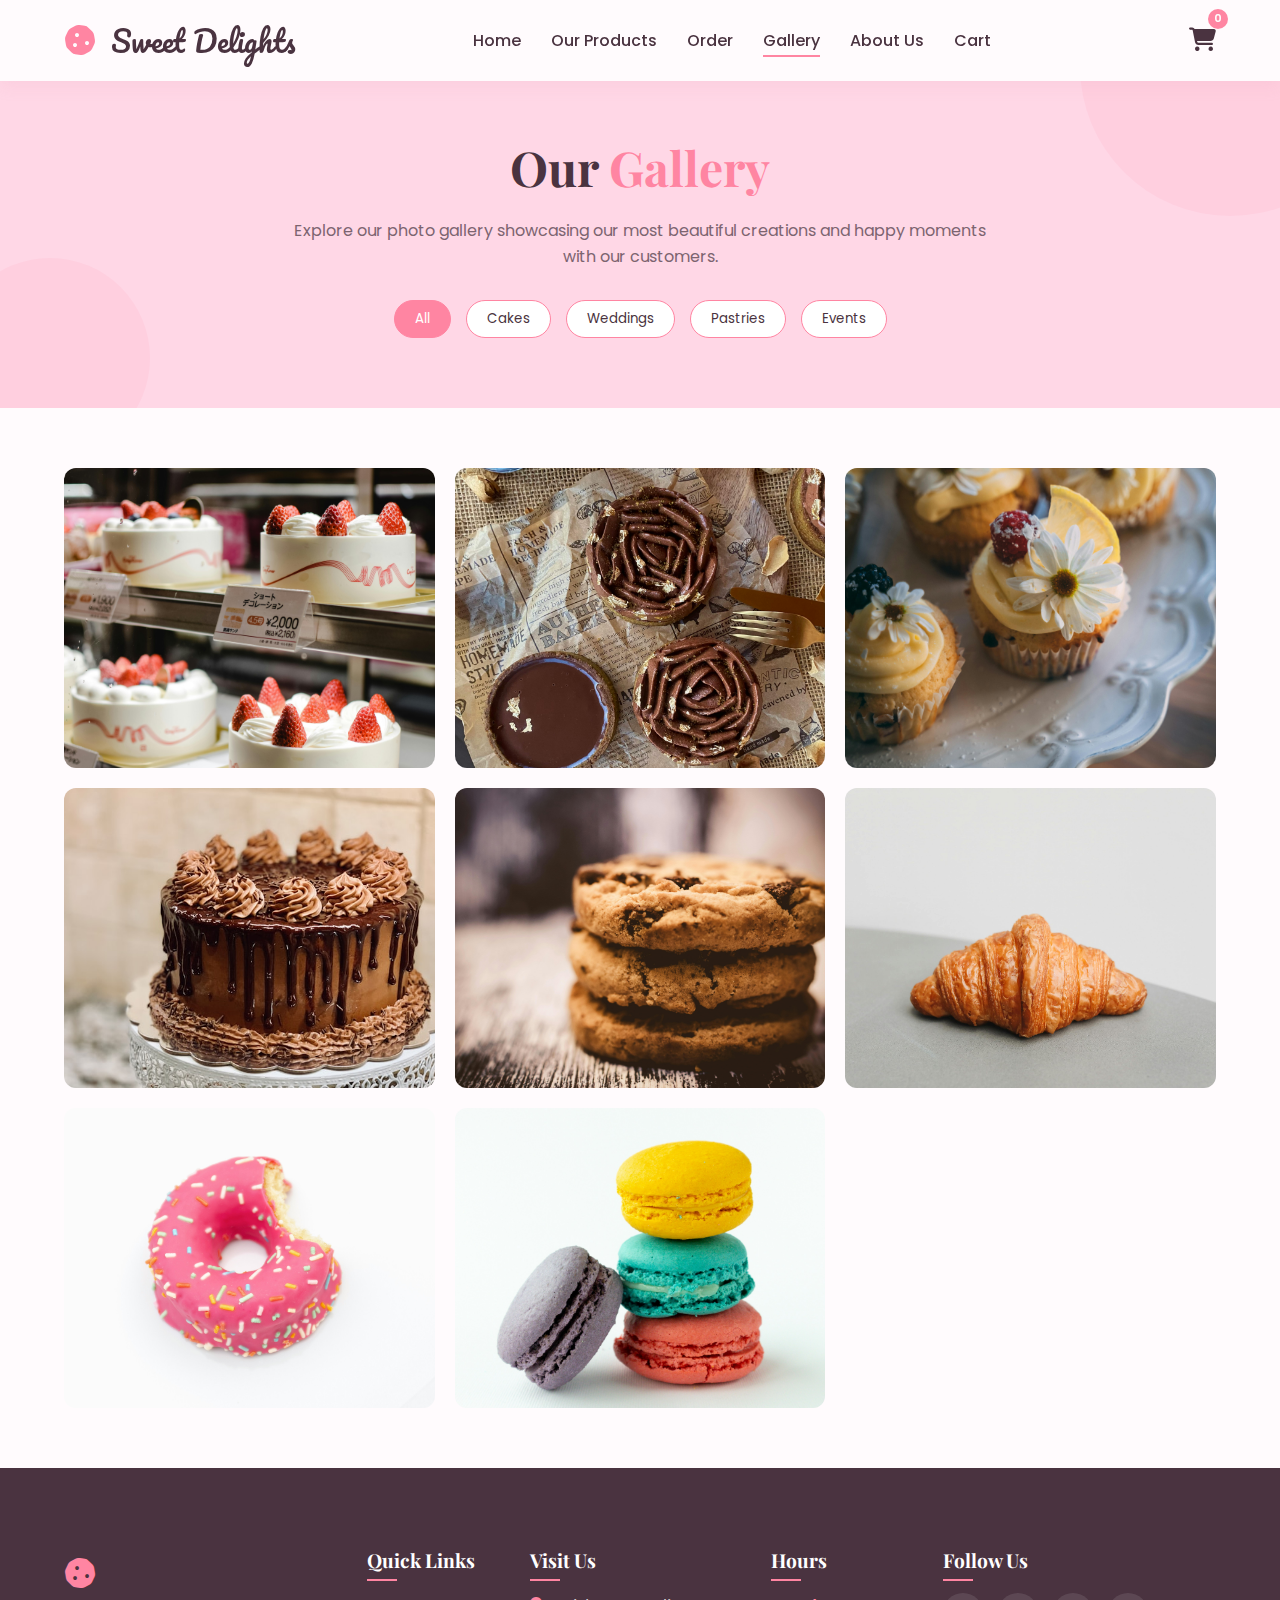
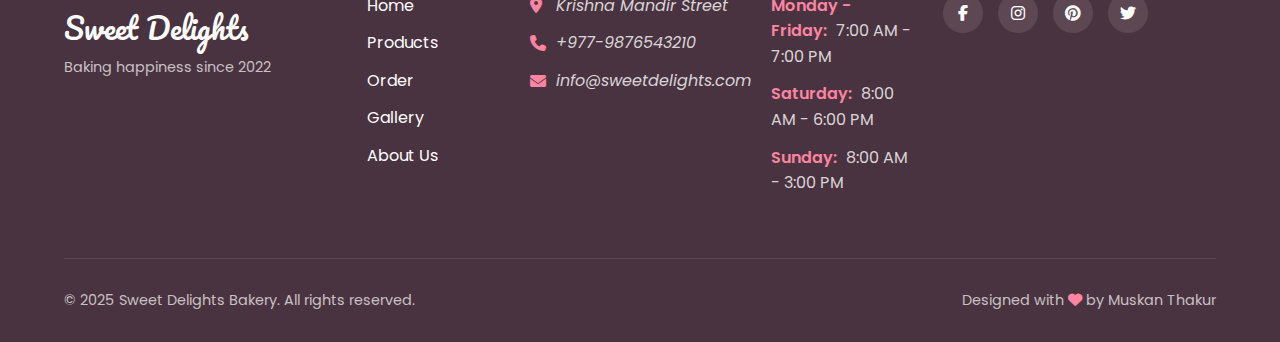
<file: gallery.html>
<!DOCTYPE html>
<html lang="en">
  <head>
    <meta charset="UTF-8" />
    <meta name="viewport" content="width=device-width, initial-scale=1.0" />
    <title>Sweet Delights Bakery | Gallery</title>
    <link rel="stylesheet" href="css/styles.css" />
    <link
      rel="stylesheet"
      href="https://cdnjs.cloudflare.com/ajax/libs/font-awesome/6.4.0/css/all.min.css"
    />
    <link rel="preconnect" href="https://fonts.googleapis.com" />
    <link rel="preconnect" href="https://fonts.gstatic.com" crossorigin />
    <link
      href="https://fonts.googleapis.com/css2?family=Playfair+Display:wght@400;500;600;700&family=Poppins:wght@300;400;500;600&family=Pacifico&display=swap"
      rel="stylesheet"
    />
    <style>
      /* Additional styles for the gallery page */
      .gallery-hero {
        background-color: var(--secondary-color);
        padding: 120px 0 40px 0;
        margin-top: 1rem;
        text-align: center;
        position: relative;
        overflow: hidden;
      }
      .gallery-hero::after {
        content: "";
        position: absolute;
        width: 300px;
        height: 300px;
        background-color: rgba(255, 133, 162, 0.1);
        border-radius: 50%;
        top: -100px;
        right: -100px;
        z-index: 0;
      }

      .gallery-hero::before {
        content: "";
        position: absolute;
        width: 200px;
        height: 200px;
        background-color: rgba(255, 133, 162, 0.1);
        border-radius: 50%;
        bottom: -50px;
        left: -50px;
        z-index: 0;
      }
      .gallery-hero h1 {
        font-size: 3rem;
        margin-bottom: 20px;
      }

      .gallery-hero p {
        max-width: 700px;
        margin: 0 auto 30px;
        color: var(--light-text);
      }

      .gallery-filters {
        display: flex;
        justify-content: center;
        gap: 15px;
        margin: 30px 0;
        flex-wrap: wrap;
      }

      .filter-btn {
        padding: 8px 20px;
        background-color: white;
        border: 1px solid var(--primary-color);
        border-radius: 30px;
        color: var(--text-color);
        cursor: pointer;
        transition: var(--transition);
      }

      .filter-btn:hover,
      .filter-btn.active {
        background-color: var(--primary-color);
        color: white;
      }

      .gallery-container {
        padding: 60px 5%;
        max-width: 1400px;
        margin: 0 auto;
      }

      .gallery-grid {
        display: grid;
        grid-template-columns: repeat(auto-fill, minmax(300px, 1fr));
        gap: 20px;
      }

      .gallery-item {
        position: relative;
        height: 300px;
        overflow: hidden;
        border-radius: var(--border-radius);
        cursor: pointer;
      }

      .gallery-item img {
        width: 100%;
        height: 100%;
        object-fit: cover;
        transition: transform 0.5s ease;
      }

      .gallery-item:hover img {
        transform: scale(1.05);
      }

      .gallery-item-overlay {
        position: absolute;
        bottom: 0;
        left: 0;
        width: 100%;
        padding: 20px;
        background: linear-gradient(to top, rgba(0, 0, 0, 0.7), transparent);
        color: white;
        opacity: 0;
        transition: opacity 0.3s ease;
      }

      .gallery-item:hover .gallery-item-overlay {
        opacity: 1;
      }

      .gallery-item-overlay h3 {
        font-size: 1.3rem;
        margin-bottom: 5px;
      }

      .gallery-item-overlay p {
        font-size: 0.9rem;
        opacity: 0.9;
      }

      /* Modal styles */
      .modal {
        display: none;
        position: fixed;
        top: 0;
        left: 0;
        width: 100%;
        height: 100%;
        background-color: rgba(0, 0, 0, 0.9);
        z-index: 1000;
        overflow: auto;
        padding: 50px 20px;
      }

      .modal-content {
        display: block;
        margin: 0 auto;
        max-width: 80%;
        max-height: 80vh;
        object-fit: contain;
      }

      .modal-caption {
        text-align: center;
        color: white;
        padding: 20px 0;
        max-width: 700px;
        margin: 0 auto;
      }

      .close-modal {
        position: absolute;
        top: 20px;
        right: 30px;
        color: white;
        font-size: 40px;
        font-weight: bold;
        cursor: pointer;
      }

      @media screen and (max-width: 768px) {
        .gallery-grid {
          grid-template-columns: repeat(auto-fill, minmax(250px, 1fr));
        }

        .modal-content {
          max-width: 95%;
        }
      }
    </style>
  </head>
  <body>
    <header>
      <nav class="navbar">
        <div class="logo">
          <span class="logo-icon"><i class="fas fa-cookie"></i></span>
          <h1><a href="./index.html">Sweet Delights</a></h1>
        </div>
        <div class="menu-toggle">
          <div class="bar"></div>
          <div class="bar"></div>
          <div class="bar"></div>
        </div>
        <ul class="nav-links">
          <li><a href="index.html">Home</a></li>
          <li><a href="products.html">Our Products</a></li>
          <li><a href="order.html">Order</a></li>
          <li><a href="gallery.html" class="active">Gallery</a></li>
          <li><a href="about.html">About Us</a></li>
          <li><a href="cart.html">Cart</a></li>
        </ul>
        <div class="cart-icon-container">
          <div class="cart-icon">
            <i class="fas fa-shopping-cart"></i>
            <span class="cart-count">0</span>
          </div>
        </div>
      </nav>
    </header>

    <main>
      <section class="gallery-hero">
        <h1>Our <span class="highlight">Gallery</span></h1>
        <p>
          Explore our photo gallery showcasing our most beautiful creations and
          happy moments with our customers.
        </p>

        <div class="gallery-filters">
          <button class="filter-btn active">All</button>
          <button class="filter-btn">Cakes</button>
          <button class="filter-btn">Weddings</button>
          <button class="filter-btn">Pastries</button>
          <button class="filter-btn">Events</button>
        </div>
      </section>

      <section class="gallery-container">
        <div class="gallery-grid">
          <div class="gallery-item" data-category="cakes">
            <img src="images/special1.jpg" alt="Strawberry Cake" />
            <div class="gallery-item-overlay">
              <h3>Strawberry Shortcake</h3>
              <p>
                A light and fluffy vanilla cake with fresh strawberries and
                whipped cream
              </p>
            </div>
          </div>

          <div class="gallery-item" data-category="pastries">
            <img src="images/special2.jpg" alt="Chocolate Tart" />
            <div class="gallery-item-overlay">
              <h3>Chocolate Ganache Tart</h3>
              <p>Rich dark chocolate ganache in a buttery chocolate crust</p>
            </div>
          </div>

          <div class="gallery-item" data-category="cakes">
            <img src="images/special3.jpg" alt="Lemon Cupcakes" />
            <div class="gallery-item-overlay">
              <h3>Lemon Meringue Cupcakes</h3>
              <p>Tangy lemon cupcakes with torched meringue topping</p>
            </div>
          </div>

          <div class="gallery-item" data-category="weddings">
            <img src="images/cake-main.png" alt="Wedding Cake" />
            <div class="gallery-item-overlay">
              <h3>Elegant Wedding Cake</h3>
              <p>
                Three-tier vanilla cake with buttercream frosting and fresh
                flowers
              </p>
            </div>
          </div>

          <div class="gallery-item" data-category="pastries">
            <img src="images/cookie.png" alt="Cookies" />
            <div class="gallery-item-overlay">
              <h3>Assorted Cookies</h3>
              <p>Freshly baked cookies in various flavors</p>
            </div>
          </div>

          <div class="gallery-item" data-category="pastries">
            <img src="images/croissant.png" alt="Croissants" />
            <div class="gallery-item-overlay">
              <h3>Buttery Croissants</h3>
              <p>Flaky, golden croissants made with French butter</p>
            </div>
          </div>

          <div class="gallery-item" data-category="cakes">
            <img src="images/donut.png" alt="Donuts" />
            <div class="gallery-item-overlay">
              <h3>Glazed Donuts</h3>
              <p>Light and fluffy donuts with a sweet vanilla glaze</p>
            </div>
          </div>

          <div class="gallery-item" data-category="pastries">
            <img src="images/macaron.png" alt="Macarons" />
            <div class="gallery-item-overlay">
              <h3>French Macarons</h3>
              <p>Delicate almond meringue cookies with various fillings</p>
            </div>
          </div>
        </div>
      </section>
    </main>

    <!-- Image Modal -->
    <div id="galleryModal" class="modal">
      <span class="close-modal">&times;</span>
      <img class="modal-content" id="modalImage" alt="modal" />
      <div class="modal-caption" id="modalCaption"></div>
    </div>
    <footer>
      <div class="footer-container">
        <div class="footer-logo">
          <span class="logo-icon"><i class="fas fa-cookie"></i></span>
          <h2>Sweet Delights</h2>
          <p>Baking happiness since 2022</p>
        </div>

        <div class="footer-links">
          <div class="footer-section">
            <h3>Quick Links</h3>
            <ul>
              <li><a href="index.html">Home</a></li>
              <li><a href="products.html">Products</a></li>
              <li><a href="order.html">Order</a></li>
              <li><a href="gallery.html">Gallery</a></li>
              <li><a href="about.html">About Us</a></li>
            </ul>
          </div>

          <div class="footer-section address-section">
            <h3>Visit Us</h3>
            <address>
              <p><i class="fas fa-map-marker-alt"></i> Krishna Mandir Street</p>
              <p><i class="fas fa-phone"></i> +977-9876543210</p>
              <p><i class="fas fa-envelope"></i> info@sweetdelights.com</p>
            </address>
          </div>
          <div class="footer-section">
            <h3>Hours</h3>
            <ul class="hours-list">
              <li><span>Monday - Friday:</span> 7:00 AM - 7:00 PM</li>
              <li><span>Saturday:</span> 8:00 AM - 6:00 PM</li>
              <li><span>Sunday:</span> 8:00 AM - 3:00 PM</li>
            </ul>
          </div>
        </div>

        <div class="footer-social footer-section">
          <h3>Follow Us</h3>
          <div class="social-icons">
            <a href="https://www.facebook.com" class="social-icon"
              ><i class="fab fa-facebook-f"></i
            ></a>
            <a href="https://www.instagram.com" class="social-icon"
              ><i class="fab fa-instagram"></i
            ></a>
            <a href="https://www.pinterest.com" class="social-icon"
              ><i class="fab fa-pinterest"></i
            ></a>
            <a href="https://www.x.com" class="social-icon"
              ><i class="fab fa-twitter"></i
            ></a>
          </div>
        </div>
      </div>

      <div class="footer-bottom">
        <p>&copy; 2025 Sweet Delights Bakery. All rights reserved.</p>
        <p>Designed with <i class="fas fa-heart"></i> by Muskan Thakur</p>
      </div>
    </footer>

    <script src="js/script.js"></script>
    <script>
      document.addEventListener("DOMContentLoaded", function () {
        // Gallery filtering
        const filterButtons = document.querySelectorAll(".filter-btn");
        const galleryItems = document.querySelectorAll(".gallery-item");

        filterButtons.forEach((button) => {
          button.addEventListener("click", function () {
            // Remove active class from all buttons
            filterButtons.forEach((btn) => btn.classList.remove("active"));

            // Add active class to clicked button
            this.classList.add("active");

            const category = this.textContent.toLowerCase();

            // Show or hide gallery items based on category
            if (category === "all") {
              galleryItems.forEach((item) => (item.style.display = "block"));
            } else {
              galleryItems.forEach((item) => {
                if (item.dataset.category === category) {
                  item.style.display = "block";
                } else {
                  item.style.display = "none";
                }
              });
            }
          });
        });

        // Image modal functionality
        const modal = document.getElementById("galleryModal");
        const modalImg = document.getElementById("modalImage");
        const modalCaption = document.getElementById("modalCaption");
        const closeModal = document.querySelector(".close-modal");

        galleryItems.forEach((item) => {
          item.addEventListener("click", function () {
            modal.style.display = "block";
            modalImg.src = this.querySelector("img").src;

            const title = this.querySelector("h3").textContent;
            const desc = this.querySelector("p").textContent;
            modalCaption.innerHTML = `<h3>${title}</h3><p>${desc}</p>`;
          });
        });

        closeModal.addEventListener("click", function () {
          modal.style.display = "none";
        });

        window.addEventListener("click", function (e) {
          if (e.target === modal) {
            modal.style.display = "none";
          }
        });
      });
    </script>
  </body>
</html>
</file>
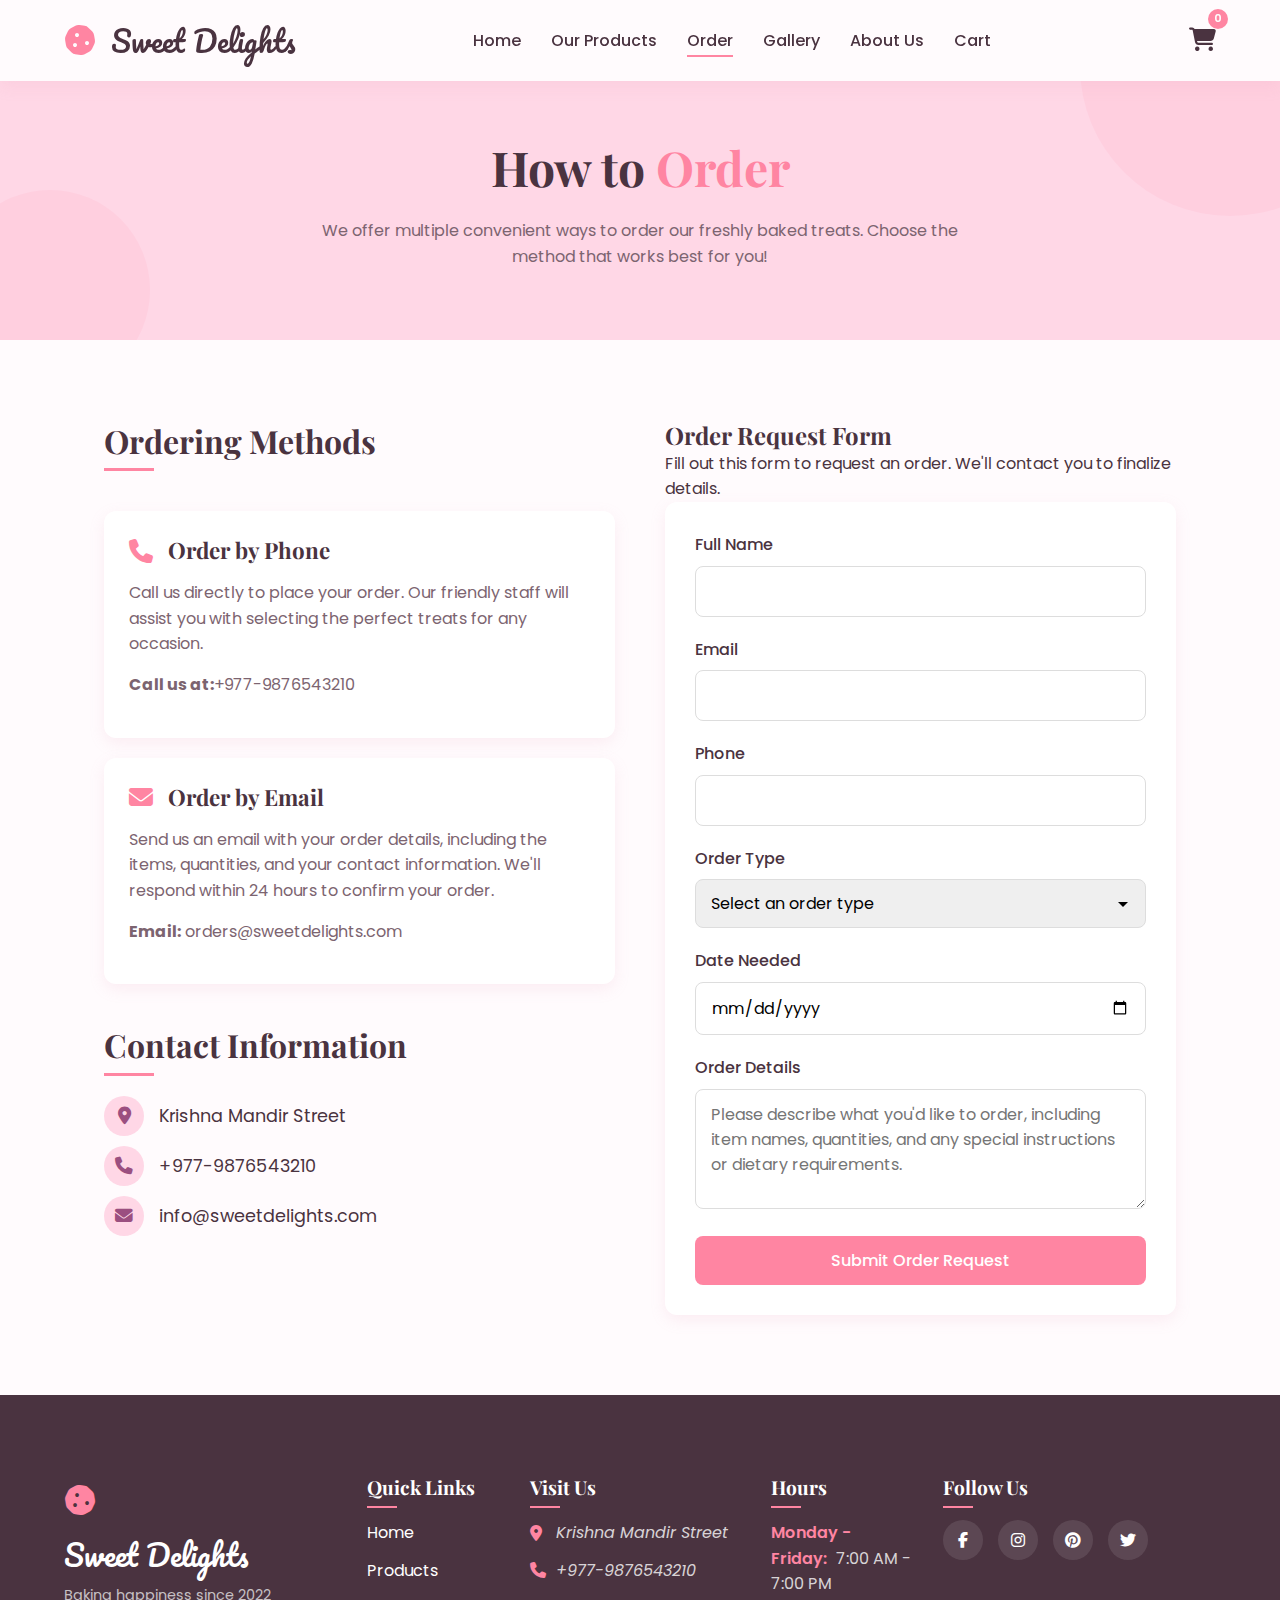
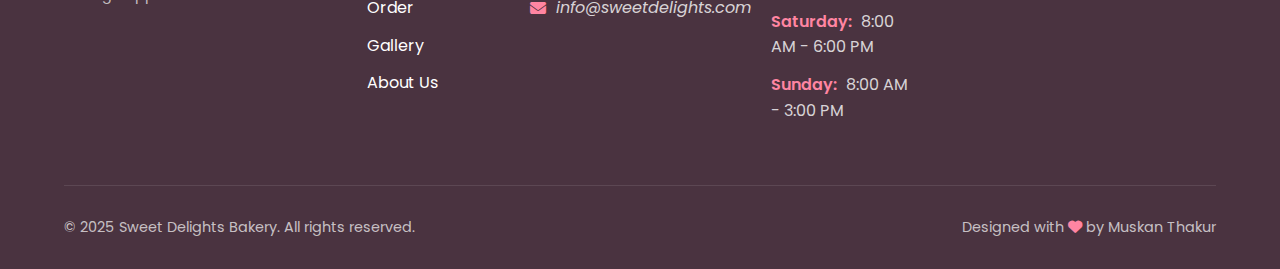
<file: order.html>
<!DOCTYPE html>
<html lang="en">
  <head>
    <meta charset="UTF-8" />
    <meta name="viewport" content="width=device-width, initial-scale=1.0" />
    <title>Sweet Delights Bakery | Order</title>
    <link rel="stylesheet" href="css/styles.css" />
    <link
      rel="stylesheet"
      href="https://cdnjs.cloudflare.com/ajax/libs/font-awesome/6.4.0/css/all.min.css"
    />
    <link rel="preconnect" href="https://fonts.googleapis.com" />
    <link rel="preconnect" href="https://fonts.gstatic.com" crossorigin />
    <link
      href="https://fonts.googleapis.com/css2?family=Playfair+Display:wght@400;500;600;700&family=Poppins:wght@300;400;500;600&family=Pacifico&display=swap"
      rel="stylesheet"
    />
    <style>
      /* Additional styles for the order page */
      .order-hero {
        background-color: var(--secondary-color);
        padding: 120px 0 40px 0;
        margin-top: 1rem;
        text-align: center;
        position: relative;
        overflow: hidden;
      }
      .order-hero::after {
        content: "";
        position: absolute;
        width: 300px;
        height: 300px;
        background-color: rgba(255, 133, 162, 0.1);
        border-radius: 50%;
        top: -100px;
        right: -100px;
        z-index: 0;
      }

      .order-hero::before {
        content: "";
        position: absolute;
        width: 200px;
        height: 200px;
        background-color: rgba(255, 133, 162, 0.1);
        border-radius: 50%;
        bottom: -50px;
        left: -50px;
        z-index: 0;
      }

      .order-hero h1 {
        font-size: 3rem;
        margin-bottom: 20px;
      }

      .order-hero p {
        max-width: 700px;
        margin: 0 auto 30px;
        color: var(--light-text);
      }

      .order-content {
        padding: 80px 5%;
        max-width: 1200px;
        margin: 0 auto;
        display: grid;
        grid-template-columns: 1fr 1fr;
        gap: 50px;
      }

      .order-section {
        margin-bottom: 40px;
      }

      .order-section h2 {
        font-size: 2rem;
        margin-bottom: 20px;
        position: relative;
        display: inline-block;
      }

      .order-section h2::after {
        content: "";
        position: absolute;
        bottom: -10px;
        left: 0;
        width: 50px;
        height: 3px;
        background-color: var(--primary-color);
      }

      .order-methods {
        margin-top: 30px;
      }

      .order-method {
        background-color: white;
        border-radius: var(--border-radius);
        padding: 25px;
        margin-bottom: 20px;
        box-shadow: var(--box-shadow);
      }

      .order-method h3 {
        font-size: 1.4rem;
        margin-bottom: 15px;
        display: flex;
        align-items: center;
      }

      .order-method h3 i {
        margin-right: 15px;
        color: var(--primary-color);
        font-size: 1.5rem;
      }

      .order-method p {
        color: var(--light-text);
        margin-bottom: 15px;
        line-height: 1.6;
      }

      .contact-info {
        display: flex;
        align-items: center;
        margin: 10px 0;
        font-size: 1.1rem;
      }

      .contact-info i {
        width: 40px;
        height: 40px;
        background-color: var(--secondary-color);
        border-radius: 50%;
        display: flex;
        align-items: center;
        justify-content: center;
        margin-right: 15px;
        color: var(--accent-color);
      }

      .order-form {
        background-color: white;
        border-radius: var(--border-radius);
        padding: 30px;
        box-shadow: var(--box-shadow);
      }

      .form-group {
        margin-bottom: 20px;
      }

      .form-group label {
        display: block;
        margin-bottom: 8px;
        font-weight: 500;
      }

      .form-group input,
      .form-group textarea,
      .form-group select {
        width: 100%;
        padding: 12px 15px;
        border: 1px solid #ddd;
        border-radius: 8px;
        font-family: var(--font-body);
        font-size: 1rem;
      }

      .form-group textarea {
        height: 120px;
        resize: vertical;
      }
      .form-group input:focus {
        border-width: 2px;
        border-color: var(--primary-color);
        outline: none;
      }
      .form-group select:focus {
        border-width: 2px;
        border-color: var(--primary-color);
        outline: none;
      }
      textarea:focus {
        border-width: 2px;
        border-color: var(--primary-color);
        outline: none;
      }
      .form-group select {
        appearance: none;
        background-image: url('data:image/svg+xml;utf8,<svg fill="black" height="24" viewBox="0 0 24 24" width="24" xmlns="http://www.w3.org/2000/svg"><path d="M7 10l5 5 5-5z"/><path d="M0 0h24v24H0z" fill="none"/></svg>');
        background-repeat: no-repeat;
        background-position: right 10px center;
      }

      .submit-btn {
        background-color: var(--primary-color);
        color: white;
        padding: 12px 25px;
        border: none;
        border-radius: 8px;
        font-size: 1rem;
        font-weight: 500;
        cursor: pointer;
        transition: var(--transition);
        display: block;
        width: 100%;
      }

      .submit-btn:hover {
        background-color: var(--primary-dark);
      }

      @media screen and (max-width: 992px) {
        .order-content {
          grid-template-columns: 1fr;
        }
      }
    </style>
  </head>
  <body>
    <header>
      <nav class="navbar">
        <div class="logo">
          <span class="logo-icon"><i class="fas fa-cookie"></i></span>
          <h1><a href="./index.html">Sweet Delights</a></h1>
        </div>
        <div class="menu-toggle">
          <div class="bar"></div>
          <div class="bar"></div>
          <div class="bar"></div>
        </div>
        <ul class="nav-links">
          <li><a href="index.html">Home</a></li>
          <li><a href="products.html">Our Products</a></li>
          <li><a href="order.html" class="active">Order</a></li>
          <li><a href="gallery.html">Gallery</a></li>
          <li><a href="about.html">About Us</a></li>
          <li><a href="cart.html">Cart</a></li>
        </ul>
        <div class="cart-icon-container">
          <div class="cart-icon">
            <i class="fas fa-shopping-cart"></i>
            <span class="cart-count">0</span>
          </div>
        </div>
      </nav>
    </header>

    <main>
      <section class="order-hero">
        <h1>How to <span class="highlight">Order</span></h1>
        <p>
          We offer multiple convenient ways to order our freshly baked treats.
          Choose the method that works best for you!
        </p>
      </section>

      <div class="order-content">
        <div class="order-info">
          <div class="order-section">
            <h2>Ordering Methods</h2>
            <div class="order-methods">
              <div class="order-method">
                <h3><i class="fas fa-phone"></i> Order by Phone</h3>
                <p>
                  Call us directly to place your order. Our friendly staff will
                  assist you with selecting the perfect treats for any occasion.
                </p>
                <p><strong>Call us at:</strong>+977-9876543210</p>
              </div>

              <!-- <div class="order-method">
                <h3><i class="fas fa-store"></i> Order in Person</h3>
                <p>
                  Visit our bakery to see our full selection of freshly baked
                  goods. You can place your order directly at our counter.
                </p>
                <p>
                  <strong>Address:</strong> 123 Sweet Street, Bakery District,
                  BC 12345
                </p>
                <p>
                  <strong>Hours:</strong> Monday - Friday, 7:00 AM - 7:00 PM
                </p>
              </div> -->

              <div class="order-method">
                <h3><i class="fas fa-envelope"></i> Order by Email</h3>
                <p>
                  Send us an email with your order details, including the items,
                  quantities, and your contact information. We'll respond within
                  24 hours to confirm your order.
                </p>
                <p><strong>Email:</strong> orders@sweetdelights.com</p>
              </div>
            </div>
          </div>

          <div class="order-section">
            <h2>Contact Information</h2>
            <div class="contact-list">
              <div class="contact-info">
                <i class="fas fa-map-marker-alt"></i>
                <div>
                  <p>Krishna Mandir Street</p>
                </div>
              </div>

              <div class="contact-info">
                <i class="fas fa-phone"></i>
                <div>
                  <p>+977-9876543210</p>
                </div>
              </div>

              <div class="contact-info">
                <i class="fas fa-envelope"></i>
                <div>
                  <p>info@sweetdelights.com</p>
                </div>
              </div>
            </div>
          </div>
        </div>

        <div class="order-form-container">
          <h2>Order Request Form</h2>
          <p>
            Fill out this form to request an order. We'll contact you to
            finalize details.
          </p>

          <form class="order-form">
            <div class="form-group">
              <label for="name">Full Name</label>
              <input type="text" id="name" name="name" required />
            </div>

            <div class="form-group">
              <label for="email">Email</label>
              <input type="email" id="email" name="email" required />
            </div>

            <div class="form-group">
              <label for="phone">Phone</label>
              <input type="tel" id="phone" name="phone" required />
            </div>

            <div class="form-group">
              <label for="order-type">Order Type</label>
              <select id="order-type" name="order-type" required>
                <option value="" disabled selected>Select an order type</option>
                <option value="standard">Standard Order</option>
                <option value="custom-cake">Custom Cake</option>
                <option value="catering">Catering Order</option>
                <option value="special-event">Special Event</option>
              </select>
            </div>

            <div class="form-group">
              <label for="date-needed">Date Needed</label>
              <input type="date" id="date-needed" name="date-needed" required />
            </div>

            <div class="form-group">
              <label for="order-details">Order Details</label>
              <textarea
                id="order-details"
                name="order-details"
                placeholder="Please describe what you'd like to order, including item names, quantities, and any special instructions or dietary requirements."
                required
              ></textarea>
            </div>

            <button type="submit" class="submit-btn">
              Submit Order Request
            </button>
          </form>
        </div>
      </div>
    </main>

    <footer>
      <div class="footer-container">
        <div class="footer-logo">
          <span class="logo-icon"><i class="fas fa-cookie"></i></span>
          <h2>Sweet Delights</h2>
          <p>Baking happiness since 2022</p>
        </div>

        <div class="footer-links">
          <div class="footer-section">
            <h3>Quick Links</h3>
            <ul>
              <li><a href="index.html">Home</a></li>
              <li><a href="products.html">Products</a></li>
              <li><a href="order.html">Order</a></li>
              <li><a href="gallery.html">Gallery</a></li>
              <li><a href="about.html">About Us</a></li>
            </ul>
          </div>

          <div class="footer-section address-section">
            <h3>Visit Us</h3>
            <address>
              <p><i class="fas fa-map-marker-alt"></i> Krishna Mandir Street</p>
              <p><i class="fas fa-phone"></i> +977-9876543210</p>
              <p><i class="fas fa-envelope"></i> info@sweetdelights.com</p>
            </address>
          </div>
          <div class="footer-section">
            <h3>Hours</h3>
            <ul class="hours-list">
              <li><span>Monday - Friday:</span> 7:00 AM - 7:00 PM</li>
              <li><span>Saturday:</span> 8:00 AM - 6:00 PM</li>
              <li><span>Sunday:</span> 8:00 AM - 3:00 PM</li>
            </ul>
          </div>
        </div>

        <div class="footer-social footer-section">
          <h3>Follow Us</h3>
          <div class="social-icons">
            <a href="https://www.facebook.com" class="social-icon"
              ><i class="fab fa-facebook-f"></i
            ></a>
            <a href="https://www.instagram.com" class="social-icon"
              ><i class="fab fa-instagram"></i
            ></a>
            <a href="https://www.pinterest.com" class="social-icon"
              ><i class="fab fa-pinterest"></i
            ></a>
            <a href="https://www.x.com" class="social-icon"
              ><i class="fab fa-twitter"></i
            ></a>
          </div>
        </div>
      </div>

      <div class="footer-bottom">
        <p>&copy; 2025 Sweet Delights Bakery. All rights reserved.</p>
        <p>Designed with <i class="fas fa-heart"></i> by Muskan Thakur</p>
      </div>
    </footer>

    <script src="js/script.js"></script>
    <script>
      document.addEventListener("DOMContentLoaded", function () {
        const orderForm = document.querySelector(".order-form");

        if (orderForm) {
          orderForm.addEventListener("submit", function (e) {
            e.preventDefault();

            // Get form data
            const name = document.getElementById("name").value;
            const email = document.getElementById("email").value;
            const phone = document.getElementById("phone").value;
            const orderType = document.getElementById("order-type").value;
            const dateNeeded = document.getElementById("date-needed").value;
            const orderDetails = document.getElementById("order-details").value;

            // In a real application, you would send this data to a server
            // For now, just show a success message
            alert(
              `Thank you, ${name}! Your order request has been submitted. We'll contact you shortly to confirm the details.`
            );

            // Reset the form
            this.reset();
          });
        }
      });
    </script>
  </body>
</html>
</file>
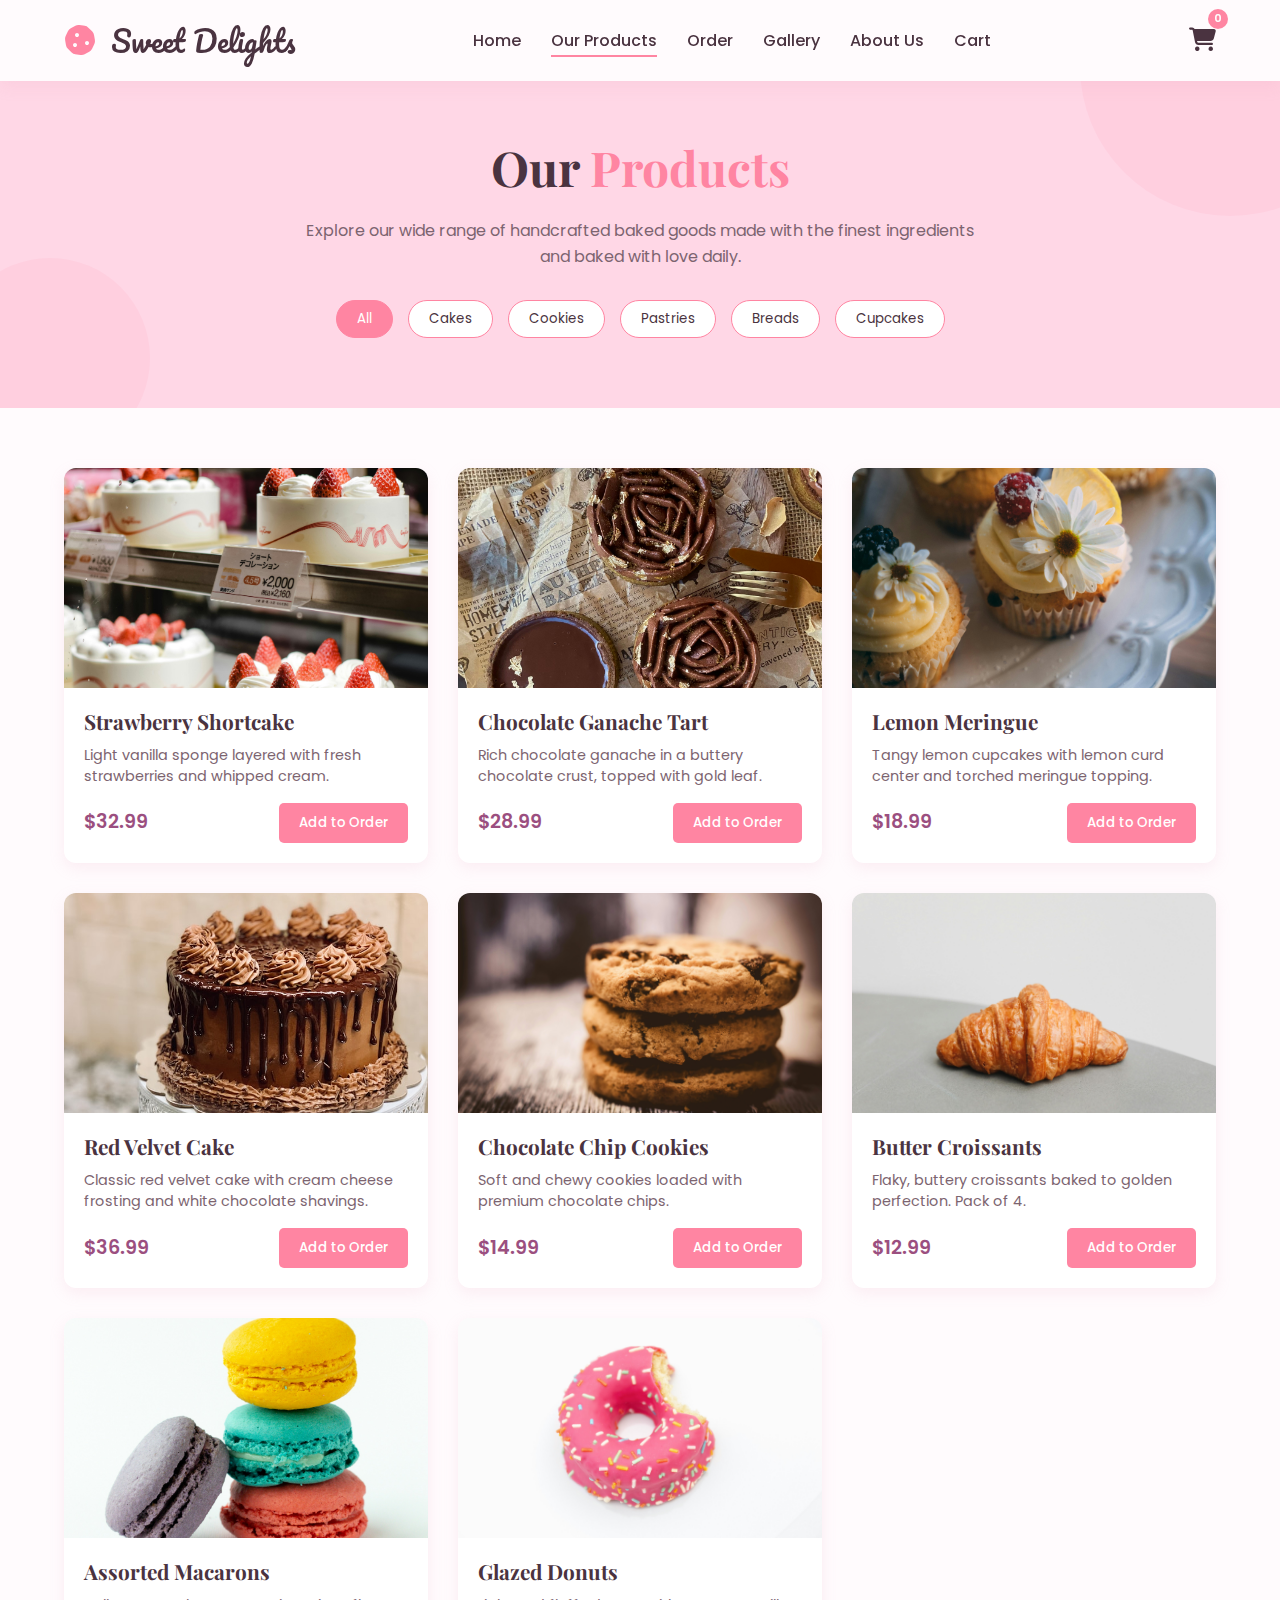
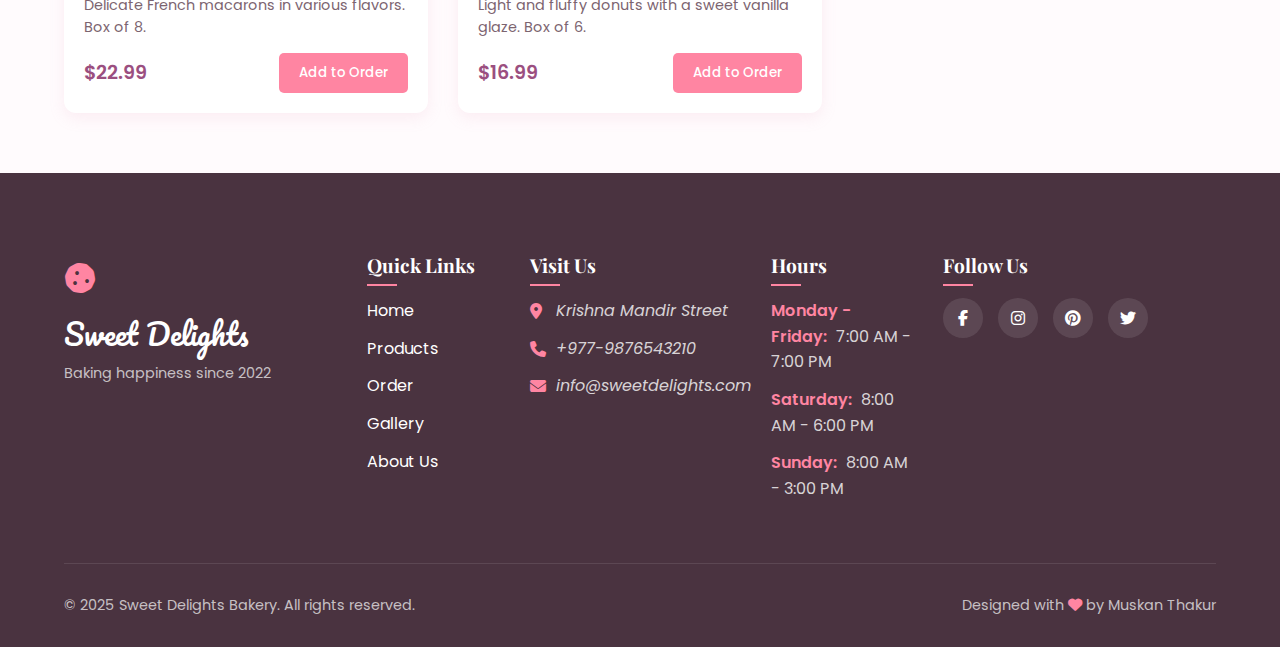
<file: products.html>
<!DOCTYPE html>
<html lang="en">
  <head>
    <meta charset="UTF-8" />
    <meta name="viewport" content="width=device-width, initial-scale=1.0" />
    <title>Sweet Delights Bakery | Our Products</title>
    <link rel="stylesheet" href="css/styles.css" />
    <link
      rel="stylesheet"
      href="https://cdnjs.cloudflare.com/ajax/libs/font-awesome/6.4.0/css/all.min.css"
    />
    <link rel="preconnect" href="https://fonts.googleapis.com" />
    <link rel="preconnect" href="https://fonts.gstatic.com" crossorigin />
    <link
      href="https://fonts.googleapis.com/css2?family=Playfair+Display:wght@400;500;600;700&family=Poppins:wght@300;400;500;600&family=Pacifico&display=swap"
      rel="stylesheet"
    />
    <style>
      /* Additional styles for the products page */
      .products-hero {
        background-color: var(--secondary-color);
        padding: 120px 0 40px 0;
        position: relative;
        margin-top: 1rem;
        text-align: center;
        overflow: hidden;
      }
      .products-hero::after {
        content: "";
        position: absolute;
        width: 300px;
        height: 300px;
        background-color: rgba(255, 133, 162, 0.1);
        border-radius: 50%;
        top: -100px;
        right: -100px;
        z-index: 0;
      }

      .products-hero::before {
        content: "";
        position: absolute;
        width: 200px;
        height: 200px;
        background-color: rgba(255, 133, 162, 0.1);
        border-radius: 50%;
        bottom: -50px;
        left: -50px;
        z-index: 0;
      }

      .products-hero h1 {
        font-size: 3rem;
        margin-bottom: 20px;
      }

      .products-hero p {
        max-width: 700px;
        margin: 0 auto 30px;
        color: var(--light-text);
      }

      .product-categories {
        display: flex;
        justify-content: center;
        gap: 15px;
        margin: 30px 0;
        flex-wrap: wrap;
      }

      .category-btn {
        padding: 8px 20px;
        background-color: white;
        border: 1px solid var(--primary-color);
        border-radius: 30px;
        color: var(--text-color);
        cursor: pointer;
        transition: var(--transition);
      }

      .category-btn:hover,
      .category-btn.active {
        background-color: var(--primary-color);
        color: white;
      }

      .products-grid {
        display: grid;
        grid-template-columns: repeat(auto-fill, minmax(280px, 1fr));
        gap: 30px;
        padding: 60px 5%;
        max-width: 1400px;
        margin: 0 auto;
      }

      .product-card {
        background-color: white;
        border-radius: var(--border-radius);
        overflow: hidden;
        box-shadow: var(--box-shadow);
        transition: var(--transition);
      }

      .product-card:hover {
        transform: translateY(-5px);
        box-shadow: 0 10px 25px rgba(230, 156, 180, 0.2);
      }

      .product-image {
        height: 220px;
        position: relative;
        overflow: hidden;
      }

      .product-image img {
        width: 100%;
        height: 100%;
        object-fit: cover;
      }

      .product-info {
        padding: 20px;
      }

      .product-info h3 {
        font-size: 1.3rem;
        margin-bottom: 10px;
      }

      .product-info p {
        color: var(--light-text);
        font-size: 0.9rem;
        margin-bottom: 15px;
        line-height: 1.5;
      }

      .product-meta {
        display: flex;
        justify-content: space-between;
        align-items: center;
      }

      .price {
        font-weight: 600;
        color: var(--accent-color);
        font-size: 1.2rem;
      }

      .add-to-cart {
        padding: 8px 15px;
        background-color: var(--primary-color);
        color: white;
        border-radius: 5px;
        font-size: 0.9rem;
      }

      .add-to-cart:hover {
        background-color: var(--primary-dark);
      }
    </style>
  </head>
  <body>
    <header>
      <nav class="navbar">
        <div class="logo">
          <span class="logo-icon"><i class="fas fa-cookie"></i></span>
          <h1><a href="./index.html">Sweet Delights</a></h1>
        </div>
        <div class="menu-toggle">
          <div class="bar"></div>
          <div class="bar"></div>
          <div class="bar"></div>
        </div>
        <ul class="nav-links">
          <li><a href="index.html">Home</a></li>
          <li><a href="products.html" class="active">Our Products</a></li>
          <li><a href="order.html">Order</a></li>
          <li><a href="gallery.html">Gallery</a></li>
          <li><a href="about.html">About Us</a></li>
          <li><a href="cart.html">Cart</a></li>
        </ul>
        <div class="cart-icon-container">
          <div class="cart-icon">
            <i class="fas fa-shopping-cart"></i>
            <span class="cart-count">0</span>
          </div>
        </div>
      </nav>
    </header>

    <main>
      <section class="products-hero">
        <h1>Our <span class="highlight">Products</span></h1>
        <p>
          Explore our wide range of handcrafted baked goods made with the finest
          ingredients and baked with love daily.
        </p>
        <div class="product-categories">
          <button class="category-btn active">All</button>
          <button class="category-btn">Cakes</button>
          <button class="category-btn">Cookies</button>
          <button class="category-btn">Pastries</button>
          <button class="category-btn">Breads</button>
          <button class="category-btn">Cupcakes</button>
        </div>
      </section>

      <section class="products-grid">
        <div class="product-card">
          <div class="product-image">
            <img src="images/special1.jpg" alt="Strawberry Shortcake" />
          </div>
          <div class="product-info">
            <h3>Strawberry Shortcake</h3>
            <p class="description">
              Light vanilla sponge layered with fresh strawberries and whipped
              cream.
            </p>
            <div class="product-meta">
              <span class="price current-price">$32.99</span>
              <button class="order-btn">Add to Order</button>
            </div>
          </div>
        </div>

        <div class="product-card">
          <div class="product-image">
            <img src="images/special2.jpg" alt="Chocolate Ganache Tart" />
          </div>
          <div class="product-info">
            <h3>Chocolate Ganache Tart</h3>
            <p class="description">
              Rich chocolate ganache in a buttery chocolate crust, topped with
              gold leaf.
            </p>
            <div class="product-meta">
              <span class="price current-price">$28.99</span>
              <button class="order-btn">Add to Order</button>
            </div>
          </div>
        </div>

        <div class="product-card">
          <div class="product-image">
            <img src="images/special3.jpg" alt="Lemon Meringue Cupcakes" />
          </div>
          <div class="product-info">
            <h3>Lemon Meringue</h3>
            <p class="description">
              Tangy lemon cupcakes with lemon curd center and torched meringue
              topping.
            </p>
            <div class="product-meta">
              <span class="price current-price">$18.99</span>
              <button class="order-btn">Add to Order</button>
            </div>
          </div>
        </div>

        <div class="product-card">
          <div class="product-image">
            <img src="images/cake-main.png" alt="Red Velvet Cake" />
          </div>
          <div class="product-info">
            <h3>Red Velvet Cake</h3>
            <p class="description">
              Classic red velvet cake with cream cheese frosting and white
              chocolate shavings.
            </p>
            <div class="product-meta">
              <span class="price current-price">$36.99</span>
              <button class="order-btn">Add to Order</button>
            </div>
          </div>
        </div>

        <div class="product-card">
          <div class="product-image">
            <img src="images/cookie.png" alt="Chocolate Chip Cookies" />
          </div>
          <div class="product-info">
            <h3>Chocolate Chip Cookies</h3>
            <p class="description">
              Soft and chewy cookies loaded with premium chocolate chips.
            </p>
            <div class="product-meta">
              <span class="price current-price">$14.99</span>
              <button class="order-btn">Add to Order</button>
            </div>
          </div>
        </div>

        <div class="product-card">
          <div class="product-image">
            <img src="images/croissant.png" alt="Butter Croissants" />
          </div>
          <div class="product-info">
            <h3>Butter Croissants</h3>
            <p class="description">
              Flaky, buttery croissants baked to golden perfection. Pack of 4.
            </p>
            <div class="product-meta">
              <span class="price current-price">$12.99</span>
              <button class="order-btn">Add to Order</button>
            </div>
          </div>
        </div>

        <div class="product-card">
          <div class="product-image">
            <img src="images/macaron.png" alt="Assorted Macarons" />
          </div>
          <div class="product-info">
            <h3>Assorted Macarons</h3>
            <p class="description">
              Delicate French macarons in various flavors. Box of 8.
            </p>
            <div class="product-meta">
              <span class="price current-price">$22.99</span>
              <button class="order-btn">Add to Order</button>
            </div>
          </div>
        </div>

        <div class="product-card">
          <div class="product-image">
            <img src="images/donut.png" alt="Glazed Donuts" />
          </div>
          <div class="product-info">
            <h3>Glazed Donuts</h3>
            <p class="description">
              Light and fluffy donuts with a sweet vanilla glaze. Box of 6.
            </p>
            <div class="product-meta">
              <span class="price current-price">$16.99</span>
              <button class="order-btn">Add to Order</button>
            </div>
          </div>
        </div>
      </section>
    </main>

    <footer>
      <div class="footer-container">
        <div class="footer-logo">
          <span class="logo-icon"><i class="fas fa-cookie"></i></span>
          <h2>Sweet Delights</h2>
          <p>Baking happiness since 2022</p>
        </div>

        <div class="footer-links">
          <div class="footer-section">
            <h3>Quick Links</h3>
            <ul>
              <li><a href="index.html">Home</a></li>
              <li><a href="products.html">Products</a></li>
              <li><a href="order.html">Order</a></li>
              <li><a href="gallery.html">Gallery</a></li>
              <li><a href="about.html">About Us</a></li>
            </ul>
          </div>

          <div class="footer-section address-section">
            <h3>Visit Us</h3>
            <address>
              <p><i class="fas fa-map-marker-alt"></i> Krishna Mandir Street</p>
              <p><i class="fas fa-phone"></i> +977-9876543210</p>
              <p><i class="fas fa-envelope"></i> info@sweetdelights.com</p>
            </address>
          </div>
          <div class="footer-section">
            <h3>Hours</h3>
            <ul class="hours-list">
              <li><span>Monday - Friday:</span> 7:00 AM - 7:00 PM</li>
              <li><span>Saturday:</span> 8:00 AM - 6:00 PM</li>
              <li><span>Sunday:</span> 8:00 AM - 3:00 PM</li>
            </ul>
          </div>
        </div>

        <div class="footer-social footer-section">
          <h3>Follow Us</h3>
          <div class="social-icons">
            <a href="https://www.facebook.com" class="social-icon"
              ><i class="fab fa-facebook-f"></i
            ></a>
            <a href="https://www.instagram.com" class="social-icon"
              ><i class="fab fa-instagram"></i
            ></a>
            <a href="https://www.pinterest.com" class="social-icon"
              ><i class="fab fa-pinterest"></i
            ></a>
            <a href="https://www.x.com" class="social-icon"
              ><i class="fab fa-twitter"></i
            ></a>
          </div>
        </div>
      </div>

      <div class="footer-bottom">
        <p>&copy; 2025 Sweet Delights Bakery. All rights reserved.</p>
        <p>Designed with <i class="fas fa-heart"></i> by Muskan Thakur</p>
      </div>
    </footer>
    <script src="js/script.js"></script>
  </body>
</html>
</file>
<file: css/styles.css>
/* Base Styles & Variables */
:root {
  --primary-color: #ff85a2;
  --primary-dark: #e06b84;
  --secondary-color: #ffd7e6;
  --accent-color: #9b4f80;
  --text-color: #4a3340;
  --light-text: #7c6470;
  --background: #fffbfd;
  --card-bg: #fff;
  --border-radius: 12px;
  --box-shadow: 0 5px 15px rgba(230, 156, 180, 0.15);
  --transition: all 0.3s ease;
  --font-heading: "Playfair Display", serif;
  --font-body: "Poppins", sans-serif;
  --font-script: "Pacifico", cursive;
}

::selection {
  background-color: var(--primary-color);
  color: var(--background);
}

* {
  margin: 0;
  padding: 0;
  box-sizing: border-box;
}

body {
  font-family: var(--font-body);
  color: var(--text-color);
  background-color: var(--background);
  overflow-x: hidden;
  line-height: 1.6;
  position: relative;
}

h1,
h2,
h3,
h4,
h5,
h6 {
  font-family: var(--font-heading);
  font-weight: 700;
  line-height: 1.3;
}

a {
  text-decoration: none;
  color: inherit;
  transition: var(--transition);
}

ul {
  list-style: none;
}

img {
  max-width: 100%;
  height: auto;
  display: block;
}

button,
.btn {
  cursor: pointer;
  font-family: var(--font-body);
  border: none;
  outline: none;
  transition: var(--transition);
}

/* Custom Cursor */
.cursor {
  position: fixed;
  width: 20px;
  height: 20px;
  border-radius: 50%;
  background-color: rgba(255, 133, 162, 0.3);
  pointer-events: none;
  mix-blend-mode: difference;
  z-index: 9999;
  transform: translate(-50%, -50%);
  transition: transform 0.1s ease, width 0.3s ease, height 0.3s ease;
}

/* Loading Screen */
.loading-screen {
  position: fixed;
  top: 0;
  left: 0;
  width: 100%;
  height: 100%;
  background-color: var(--background);
  display: flex;
  flex-direction: column;
  justify-content: center;
  align-items: center;
  z-index: 1000;
  transition: opacity 0.5s ease, visibility 0.5s ease;
}

.loader {
  font-size: 3rem;
  color: var(--primary-color);
  animation: bounce 1.5s infinite;
}

.loading-text {
  margin-top: 20px;
  font-size: 1.2rem;
  color: var(--accent-color);
  letter-spacing: 2px;
}

@keyframes bounce {
  0%,
  20%,
  50%,
  80%,
  100% {
    transform: translateY(0);
  }
  40% {
    transform: translateY(-30px);
  }
  60% {
    transform: translateY(-15px);
  }
}

.loading-screen.hidden {
  opacity: 0;
  visibility: hidden;
}

/* Navigation */
header {
  position: fixed;
  width: 100%;
  top: 0;
  left: 0;
  z-index: 100;
  transition: background-color 0.3s ease, box-shadow 0.3s ease;
  padding: 15px 0;
  background-color: #fffbfd;
  backdrop-filter: blur(5px);
  box-shadow: var(--box-shadow);
}

header.scrolled {
  background-color: rgba(255, 255, 255, 0.95);
  backdrop-filter: blur(10px);
  box-shadow: 0 4px 20px rgba(230, 156, 180, 0.1);
}

.navbar {
  display: flex;
  justify-content: space-between;
  align-items: center;
  padding: 0 5%;
  max-width: 1400px;
  margin: 0 auto;
}

.logo {
  display: flex;
  align-items: center;
}

.logo-icon {
  font-size: 2rem;
  color: var(--primary-color);
  margin-right: 15px;
  animation: wiggle 3s ease-in-out infinite;
}

@keyframes wiggle {
  0%,
  100% {
    transform: rotate(0deg);
  }
  25% {
    transform: rotate(10deg);
  }
  75% {
    transform: rotate(-10deg);
  }
}

.logo h1 {
  font-family: var(--font-script);
  font-size: 1.8rem;
  color: var(--text-color);
  font-weight: 400;
}

.nav-links {
  display: flex;
  align-items: center;
  gap: 30px;
}

.nav-links li a {
  font-size: 1rem;
  font-weight: 500;
  color: var(--text-color);
  position: relative;
  padding: 5px 0;
}

.nav-links li a:hover {
  color: var(--primary-color);
}

.nav-links li a::after {
  content: "";
  position: absolute;
  bottom: 0;
  left: 0;
  width: 0;
  height: 2px;
  background-color: var(--primary-color);
  transition: width 0.3s ease;
}

.nav-links li a:hover::after,
.nav-links li a.active::after {
  width: 100%;
}

.menu-toggle {
  display: none;
  flex-direction: column;
  cursor: pointer;
}

.bar {
  width: 30px;
  height: 3px;
  background-color: var(--text-color);
  margin: 3px 0;
  transition: var(--transition);
  border-radius: 3px;
}

/* Hero Section */
.hero {
  padding: 180px 5% 120px;
  display: flex;
  align-items: center;
  justify-content: space-between;
  min-height: 100vh;
  position: relative;
  overflow: hidden;
  max-width: 1400px;
  margin: 0 auto;
}

.hero::before {
  content: "";
  position: absolute;
  top: 0;
  left: 0;
  width: 100%;
  height: 100%;
  background: radial-gradient(
    circle at 70% 30%,
    var(--secondary-color) 0%,
    transparent 50%
  );
  opacity: 0.8;
  z-index: -1;
}

.hero-content {
  flex: 1;
  max-width: 550px;
  animation: fadeInUp 1s ease forwards;
}

.hero-content h1 {
  font-size: 3.5rem;
  margin-bottom: 20px;
  line-height: 1.2;
}

.hero-content p {
  font-size: 1.2rem;
  color: var(--light-text);
  margin-bottom: 40px;
}

.highlight {
  color: var(--primary-color);
  position: relative;
  display: inline-block;
}

.highlight::after {
  content: "";
  position: absolute;
  bottom: 5px;
  left: 0;
  width: 100%;
  height: 8px;
  background-color: rgba(255, 215, 230, 0.5);
  z-index: -1;
  border-radius: 4px;
}

.animate-text {
  opacity: 0;
  transform: translateY(30px);
  animation: fadeInUp 0.8s ease forwards 0.3s;
}

.animate-text-delay {
  opacity: 0;
  transform: translateY(30px);
  animation: fadeInUp 0.8s ease forwards 0.6s;
}

@keyframes fadeInUp {
  to {
    opacity: 1;
    transform: translateY(0);
  }
}

.cta-container {
  display: flex;
  gap: 20px;
  opacity: 0;
  transform: translateY(30px);
  animation: fadeInUp 0.8s ease forwards 0.9s;
}

.btn {
  padding: 12px 28px;
  border-radius: 50px;
  font-weight: 500;
  font-size: 1rem;
  display: inline-block;
  text-align: center;
  transition: transform 0.3s ease, box-shadow 0.3s ease;
}

.btn:hover {
  transform: translateY(-5px);
  box-shadow: 0 10px 20px rgba(230, 156, 180, 0.2);
}

.primary-btn {
  background-color: var(--primary-color);
  color: white;
}

.primary-btn:hover {
  background-color: var(--primary-dark);
}

.secondary-btn {
  background-color: transparent;
  border: 2px solid var(--primary-color);
  color: var(--primary-color);
}

.secondary-btn:hover {
  background-color: rgba(255, 133, 162, 0.1);
}

.outline-btn {
  background-color: transparent;
  border: 2px solid var(--text-color);
  color: var(--text-color);
}

.outline-btn:hover {
  background-color: var(--text-color);
  color: white;
}

.hero-image {
  flex: 1;
  position: relative;
  display: flex;
  justify-content: center;
  align-items: center;
  min-height: 500px;
}

.hero-main-image {
  position: relative;
  z-index: 2;
  animation: floatMainImage 4s ease-in-out infinite;
  max-width: 70%;
  filter: drop-shadow(0 20px 30px rgba(155, 79, 128, 0.2));
}
.hero-main-image img {
  width: 100%;
  height: auto;
  border-radius: var(--border-radius);
}

@keyframes floatMainImage {
  0%,
  100% {
    transform: translateY(0);
  }
  50% {
    transform: translateY(-20px);
  }
}

.floating-pastry {
  position: absolute;
  z-index: 1;
}

.floating-pastry img {
  width: 100px;
  height: auto;
  animation: float 6s ease-in-out infinite;
  border-radius: 12px;
}

.pastry-1 {
  top: 2%;
  left: 0;
  width: 90px;
  height: 76px;
}

.pastry-2 {
  bottom: 2%;
  left: 5%;
  width: 90px;
}

.pastry-3 {
  top: 2%;
  right: 2%;
  width: 80px;
}

.floating {
  animation: float 6s ease-in-out infinite;
}

.floating-reverse {
  animation: floatReverse 7s ease-in-out infinite;
}

@keyframes float {
  0%,
  100% {
    transform: translateY(0) rotate(0);
  }
  25% {
    transform: translateY(-15px) rotate(5deg);
  }
  50% {
    transform: translateY(0) rotate(0);
  }
  75% {
    transform: translateY(15px) rotate(-5deg);
  }
}

@keyframes floatReverse {
  0%,
  100% {
    transform: translateY(0) rotate(0);
  }
  25% {
    transform: translateY(15px) rotate(-5deg);
  }
  50% {
    transform: translateY(0) rotate(0);
  }
  75% {
    transform: translateY(-15px) rotate(5deg);
  }
}

/* Section Headings */
.section-heading {
  text-align: center;
  margin-bottom: 50px;
}

.section-heading h2 {
  font-size: 2.5rem;
  margin-bottom: 15px;
}

.decorative-line {
  display: flex;
  align-items: center;
  justify-content: center;
  gap: 10px;
}

.line {
  width: 80px;
  height: 2px;
  background-color: var(--primary-color);
}

.line-dot {
  width: 10px;
  height: 10px;
  border-radius: 50%;
  background-color: var(--primary-color);
}

/* Daily Specials */
.daily-specials {
  padding: 100px 5%;
  max-width: 1400px;
  margin: 0 auto;
}

.specials-container {
  display: grid;
  grid-template-columns: repeat(auto-fit, minmax(300px, 1fr));
  gap: 30px;
}

.special-card {
  background-color: var(--card-bg);
  border-radius: var(--border-radius);
  overflow: hidden;
  box-shadow: var(--box-shadow);
  transition: var(--transition);
  position: relative;
  opacity: 1;
  transform: translateY(30px);
}

.special-card.visible {
  opacity: 1;
  transform: translateY(0);
}

.special-card:hover {
  transform: translateY(-10px);
  box-shadow: 0 15px 40px rgba(230, 156, 180, 0.2);
}

.special-image {
  position: relative;
  height: 250px;
  overflow: hidden;
}

.special-image img {
  width: 100%;
  height: 100%;
  object-fit: cover;
  transition: transform 0.5s ease;
}

.special-card:hover .special-image img {
  transform: scale(1.05);
}

.discount-badge {
  position: absolute;
  top: 15px;
  right: 15px;
  background-color: var(--primary-color);
  color: white;
  padding: 8px 12px;
  border-radius: 20px;
  font-weight: 600;
  font-size: 0.9rem;
  box-shadow: 0 4px 10px rgba(230, 156, 180, 0.3);
  z-index: 1;
}

.special-info {
  padding: 25px;
}

.special-info h3 {
  font-size: 1.4rem;
  margin-bottom: 10px;
}

.description {
  color: var(--light-text);
  font-size: 0.95rem;
  margin-bottom: 15px;
  line-height: 1.5;
}

.price-container {
  display: flex;
  align-items: center;
  gap: 15px;
  margin-bottom: 20px;
}

.old-price {
  color: var(--light-text);
  text-decoration: line-through;
  font-size: 1rem;
}

.current-price {
  color: var(--accent-color);
  font-weight: 600;
  font-size: 1.3rem;
}

.order-btn {
  padding: 10px 20px;
  background-color: var(--primary-color);
  color: white;
  border: none;
  border-radius: 5px;
  font-weight: 500;
  cursor: pointer;
  transition: var(--transition);
  display: flex;
  align-items: center;
  justify-content: center;
  gap: 8px;
}

.order-btn:hover {
  background-color: var(--primary-dark);
}

/* Welcome Message */
.welcome-message {
  padding: 100px 5%;
  background-color: #fcf5f8;
  position: relative;
  overflow: hidden;
}

.welcome-message::before {
  content: "";
  position: absolute;
  top: 0;
  right: 0;
  width: 40%;
  height: 100%;
  background: radial-gradient(
    circle at right,
    var(--secondary-color) 0%,
    transparent 70%
  );
  opacity: 0.6;
  z-index: 0;
}

.welcome-content {
  display: flex;
  align-items: center;
  justify-content: space-between;
  max-width: 1400px;
  margin: 0 auto;
  position: relative;
  z-index: 1;
}

.welcome-text {
  flex: 1;
  max-width: 550px;
}

.welcome-text h2 {
  font-size: 2.5rem;
  margin-bottom: 20px;
}

.welcome-text p {
  margin-bottom: 15px;
  color: var(--light-text);
}

.script-text {
  font-family: var(--font-script);
  color: var(--accent-color);
  font-weight: 400;
}

.welcome-image {
  flex: 1;
  position: relative;
  display: flex;
  justify-content: center;
  padding-left: 50px;
}

.welcome-image img {
  border-radius: var(--border-radius);
  box-shadow: var(--box-shadow);
  max-width: 350px;
  position: relative;
  z-index: 2;
}

.floating-ingredients {
  position: absolute;
  z-index: 1;
}

.floating-ingredients img {
  border-radius: var(--border-radius);
  box-shadow: var(--box-shadow);
  width: 200px;
}

.ingredient-1 {
  top: -10%;
  right: 10%;
  width: 80px;
  animation: float 8s ease-in-out infinite;
}

.ingredient-2 {
  bottom: 5%;
  left: 0;
  width: 70px;
  animation: floatReverse 9s ease-in-out infinite;
}

.ingredient-3 {
  top: 40%;
  right: 0;
  width: 90px;
  animation: float 7s ease-in-out infinite 1s;
}

/* Footer */
footer {
  background-color: #4a3340;
  color: #fff;
  padding: 80px 5% 30px;
}

.footer-container {
  display: grid;
  grid-template-columns: 1fr 2fr 1fr;
  gap: 30px;
  max-width: 1400px;
  margin: 0 auto;
}

.footer-logo {
  display: flex;
  flex-direction: column;
  align-items: flex-start;
}

.footer-logo h2 {
  font-family: var(--font-script);
  font-size: 1.8rem;
  margin: 10px 0;
  font-weight: 400;
}

.footer-logo p {
  color: rgba(255, 255, 255, 0.7);
  font-size: 0.9rem;
}

.footer-links {
  display: grid;
  grid-template-columns: repeat(3, 1fr);
  gap: 20px;
}

.footer-section h3 {
  font-size: 1.2rem;
  margin-bottom: 20px;
  position: relative;
  display: inline-block;
}

.footer-section h3::after {
  content: "";
  position: absolute;
  bottom: -8px;
  left: 0;
  width: 30px;
  height: 2px;
  background-color: var(--primary-color);
}

.footer-section ul li {
  margin-bottom: 12px;
}

.footer-section ul li a:hover {
  color: var(--primary-color);
  padding-left: 5px;
}

.footer-section address p {
  margin-bottom: 12px;
  display: flex;
  align-items: center;
  gap: 10px;
  color: rgba(255, 255, 255, 0.8);
}

.footer-section address i {
  min-width: 16px;
  color: var(--primary-color);
}

.hours-list li {
  color: rgba(255, 255, 255, 0.8);
  margin-bottom: 8px;
}

.hours-list li span {
  font-weight: 600;
  color: var(--primary-color);
  margin-right: 5px;
}

.footer-social h3 {
  margin-bottom: 20px;
}

.social-icons {
  display: flex;
  gap: 15px;
}

.social-icon {
  width: 40px;
  height: 40px;
  background-color: rgba(255, 255, 255, 0.1);
  border-radius: 50%;
  display: flex;
  align-items: center;
  justify-content: center;
  transition: var(--transition);
}

.social-icon:hover {
  background-color: var(--primary-color);
  transform: translateY(-5px);
}

.footer-bottom {
  max-width: 1400px;
  margin: 0 auto;
  padding-top: 30px;
  margin-top: 50px;
  border-top: 1px solid rgba(255, 255, 255, 0.1);
  display: flex;
  justify-content: space-between;
  color: rgba(255, 255, 255, 0.7);
  font-size: 0.9rem;
}

.footer-bottom i {
  color: var(--primary-color);
}

/* Cart Styles */
.cart-icon-container {
  position: relative;
  margin-left: 20px;
}

.cart-icon {
  position: relative;
  cursor: pointer;
  font-size: 1.5rem;
  color: var(--text-color);
  transition: transform 0.3s ease;
}

.cart-icon:hover {
  transform: scale(1.1);
  color: var(--primary-color);
}

.cart-count {
  position: absolute;
  top: -12px;
  right: -12px;
  background-color: var(--primary-color);
  color: white;
  border-radius: 50%;
  font-size: 0.7rem;
  width: 20px;
  height: 20px;
  display: flex;
  align-items: center;
  justify-content: center;
  font-weight: 600;
  transition: all 0.3s cubic-bezier(0.175, 0.885, 0.32, 1.275);
}

.cart-icon.bump {
  animation: bump 0.3s ease;
}

@keyframes bump {
  0% {
    transform: scale(1);
  }
  50% {
    transform: scale(1.2);
  }
  100% {
    transform: scale(1);
  }
}

.cart-count.update {
  animation: countUpdate 0.5s ease;
}

@keyframes countUpdate {
  0% {
    transform: scale(1);
  }
  50% {
    transform: scale(1.5);
    background-color: #4caf50;
  }
  100% {
    transform: scale(1);
  }
}

.order-btn.added {
  background-color: #4caf50;
}

/* Cart dropdown styles */
.cart-dropdown {
  position: absolute;
  top: 100%;
  right: 0;
  width: 300px;
  background-color: white;
  border-radius: var(--border-radius);
  box-shadow: 0 5px 20px rgba(0, 0, 0, 0.15);
  padding: 20px;
  z-index: 101;
  transform: translateY(20px);
  opacity: 0;
  visibility: hidden;
  transition: all 0.3s ease;
  max-height: 400px;
  overflow-y: auto;
}

.cart-dropdown.show {
  transform: translateY(10px);
  opacity: 1;
  visibility: visible;
}

.cart-item {
  display: flex;
  align-items: center;
  gap: 15px;
  padding: 10px 0;
  border-bottom: 1px solid #eee;
}

.cart-item:last-child {
  border-bottom: none;
}

.cart-item-image {
  width: 60px;
  height: 60px;
  border-radius: 8px;
  overflow: hidden;
}

.cart-item-image img {
  width: 100%;
  height: 100%;
  object-fit: cover;
}

.cart-item-info {
  flex: 1;
}

.cart-item-title {
  font-weight: 600;
  font-size: 0.9rem;
  margin-bottom: 3px;
}

.cart-item-price {
  color: var(--accent-color);
  font-size: 0.9rem;
  font-weight: 600;
}

.cart-item-quantity {
  display: flex;
  align-items: center;
  gap: 8px;
  margin-top: 5px;
}

.quantity-btn {
  width: 24px;
  height: 24px;
  border-radius: 50%;
  background-color: #f5f5f5;
  display: flex;
  align-items: center;
  justify-content: center;
  font-size: 0.8rem;
  cursor: pointer;
  transition: var(--transition);
}

.quantity-btn:hover {
  background-color: var(--secondary-color);
}

.cart-quantity {
  font-size: 0.9rem;
  font-weight: 500;
}

.cart-total {
  display: flex;
  justify-content: space-between;
  padding: 15px 0;
  border-top: 2px solid #eee;
  margin-top: 10px;
}

.total-text {
  font-weight: 600;
}

.total-amount {
  font-weight: 700;
  color: var(--accent-color);
}

.checkout-btn {
  width: 100%;
  padding: 12px;
  background-color: var(--primary-color);
  color: white;
  border-radius: 8px;
  font-weight: 500;
  margin-top: 10px;
  transition: var(--transition);
  margin-bottom: 8px;
  border:2px solid var(--primary-color);
}

.checkout-btn:hover {
  background-color: white;
  color: var(--primary-color);
  border:2px solid var(--primary-color);
}



.view-cart-btn {
  padding: 7px;
  color: white;
  background-color: #9b4f80c4;
  border-radius: 6px;
  font-size: 0.75rem;
}
.empty-cart-btn {
  padding: 7px;
  color: white;
  background-color: #9b4f80c4;
  border-radius: 6px;
  font-size: 0.75rem;
}

.view-cart-btn:hover,.empty-cart-btn:hover{
  background-color: #84416dc4;
}

.empty-cart {
  text-align: center;
  padding: 20px 0;
}

.empty-cart i {
  font-size: 3rem;
  color: #ddd;
  margin-bottom: 15px;
}

.empty-cart p {
  color: var(--light-text);
}

/* Cart Page Styles */
.cart-page-hero {
  background-color: var(--secondary-color);
  padding: 120px 0 40px 0;
  margin-top: 1rem;
  text-align: center;
  position: relative;
  overflow: hidden;
}
.cart-page-hero::after {
  content: "";
  position: absolute;
  width: 300px;
  height: 300px;
  background-color: rgba(255, 133, 162, 0.1);
  border-radius: 50%;
  top: -100px;
  right: -100px;
  z-index: 0;
}

.cart-page-hero::before {
  content: "";
  position: absolute;
  width: 200px;
  height: 200px;
  background-color: rgba(255, 133, 162, 0.1);
  border-radius: 50%;
  bottom: -50px;
  left: -50px;
  z-index: 0;
}

.cart-page-hero h1 {
  font-size: 3rem;
  margin-bottom: 20px;
}

.cart-page-hero p {
  max-width: 700px;
  margin: 0 auto 30px;
  color: var(--light-text);
}

.cart-page-container {
  padding: 60px 5%;
  max-width: 1200px;
  margin: 0 auto;
  display: grid;
  grid-template-columns: 2fr 1fr;
  gap: 40px;
}

.cart-items-container {
  background-color: white;
  border-radius: var(--border-radius);
  box-shadow: var(--box-shadow);
  padding: 30px;
}

.cart-page-item {
  display: flex;
  align-items: center;
  padding: 20px 0;
  border-bottom: 1px solid #eee;
  position: relative;
}

.cart-page-item:last-child {
  border-bottom: none;
}

.cart-page-item-image {
  width: 100px;
  height: 100px;
  border-radius: 8px;
  overflow: hidden;
  margin-right: 20px;
}

.cart-page-item-image img {
  width: 100%;
  height: 100%;
  object-fit: cover;
}

.cart-page-item-info {
  flex: 1;
}

.cart-page-item-title {
  font-size: 1.2rem;
  font-weight: 600;
  margin-bottom: 5px;
}

.cart-page-item-description {
  color: var(--light-text);
  font-size: 0.9rem;
  margin-bottom: 10px;
  max-width: 400px;
}

.cart-page-item-price {
  font-weight: 600;
  color: var(--accent-color);
}

.cart-page-item-quantity {
  display: flex;
  align-items: center;
  margin-top: 10px;
}

.cart-page-quantity {
  margin: 0 15px;
  min-width: 30px;
  text-align: center;
  font-weight: 500;
}

.remove-item-btn {
  position: absolute;
  top: 20px;
  right: 0;
  background: none;
  border: none;
  color: #ccc;
  font-size: 1.2rem;
  cursor: pointer;
  transition: var(--transition);
}

.remove-item-btn:hover {
  color: #e74c3c;
}

.cart-summary {
  background-color: white;
  border-radius: var(--border-radius);
  box-shadow: var(--box-shadow);
  padding: 30px;
  height: fit-content;
}

.cart-summary h2 {
  margin-bottom: 20px;
  border-bottom: 1px solid #eee;
  padding-bottom: 15px;
}

.summary-row {
  display: flex;
  justify-content: space-between;
  margin-bottom: 15px;
  font-size: 1rem;
}

.summary-row.total {
  border-top: 1px solid #eee;
  padding-top: 15px;
  margin-top: 15px;
  font-size: 1.2rem;
  font-weight: 600;
}

.continue-shopping-btn {
  width: 100%;
  padding: 12px;
  background-color: white;
  color: var(--primary-color);
  border: 2px solid var(--primary-color);
  border-radius: 8px;
  font-weight: 500;
  margin-top: 10px;
  transition: var(--transition);
}

.empty-cart-large {
  text-align: center;
  padding: 80px 20px;
  max-width: 600px;
  margin: 50px auto;
}

.empty-cart-large i {
  font-size: 5rem;
  color: #ddd;
  margin-bottom: 20px;
}

.empty-cart-large h2 {
  font-size: 2rem;
  margin-bottom: 15px;
}

.empty-cart-large p {
  color: var(--light-text);
  margin-bottom: 30px;
}

.empty-cart-large .primary-btn {
  display: inline-block;
}

/* Product Card Quick View */
.product-card {
  position: relative;
}

.quick-view-btn {
  position: absolute;
  top: 10px;
  right: 10px;
  background: white;
  border-radius: 50%;
  width: 40px;
  height: 40px;
  display: flex;
  align-items: center;
  justify-content: center;
  box-shadow: 0 2px 8px rgba(0, 0, 0, 0.1);
  opacity: 0;
  transition: var(--transition);
  cursor: pointer;
  z-index: 2;
}

.product-card:hover .quick-view-btn {
  opacity: 1;
}

.quick-view-modal {
  position: fixed;
  top: 0;
  left: 0;
  width: 100%;
  height: 100%;
  background-color: rgba(0, 0, 0, 0.7);
  display: flex;
  align-items: center;
  justify-content: center;
  z-index: 1000;
  opacity: 0;
  visibility: hidden;
  transition: all 0.3s ease;
}

.quick-view-modal.show {
  opacity: 1;
  visibility: visible;
}

.quick-view-content {
  background-color: white;
  border-radius: var(--border-radius);
  max-width: 900px;
  width: 90%;
  max-height: 80vh;
  overflow-y: auto;
  display: grid;
  grid-template-columns: 1fr 1fr;
  position: relative;
}

.quick-view-close {
  position: absolute;
  top: 15px;
  right: 15px;
  font-size: 1.5rem;
  color: #ccc;
  cursor: pointer;
  z-index: 10;
  transition: var(--transition);
}

.quick-view-close:hover {
  color: var(--text-color);
}

.quick-view-image {
  height: 100%;
  overflow: hidden;
}

.quick-view-image img {
  width: 100%;
  height: 100%;
  object-fit: cover;
}

.quick-view-details {
  padding: 40px;
}

.quick-view-details h3 {
  font-size: 1.8rem;
  margin-bottom: 15px;
}

.quick-view-details p {
  margin-bottom: 20px;
  line-height: 1.6;
}

.quick-view-price {
  font-size: 1.4rem;
  font-weight: 600;
  color: var(--accent-color);
  margin-bottom: 20px;
}

.cart-item-notification {
  position: fixed;
  top: 20px;
  right: 20px;
  background-color: white;
  border-left: 4px solid var(--primary-color);
  box-shadow: 0 3px 10px rgba(0, 0, 0, 0.1);
  padding: 15px 20px;
  border-radius: 4px;
  z-index: 1000;
  transform: translateX(120%);
  transition: transform 0.4s ease;
}

.cart-item-notification.show {
  transform: translateX(0);
}

.notification-content {
  display: flex;
  align-items: center;
}

.notification-icon {
  margin-right: 15px;
  color: var(--primary-color);
  font-size: 1.2rem;
}

.notification-message {
  font-weight: 500;
}

@media screen and (max-width: 1200px) {
  .hero-content h1 {
    font-size: 3rem;
  }

  .footer-container {
    grid-template-columns: 1fr 2fr;
    gap: 40px;
  }

  .footer-social {
    grid-column: span 2;
  }
}

@media screen and (max-width: 992px) {
  .hero {
    flex-direction: column;
    text-align: center;
    padding: 150px 5% 80px;
  }

  .hero-content {
    max-width: 100%;
    margin-bottom: 60px;
  }

  .cta-container {
    justify-content: center;
  }

  .welcome-content {
    flex-direction: column-reverse;
    text-align: center;
  }

  .welcome-text {
    max-width: 100%;
    margin-top: 60px;
  }

  .welcome-text .btn {
    margin-top: 20px;
  }

  .welcome-image {
    padding-left: 0;
  }

  .footer-links {
    grid-template-columns: repeat(2, 1fr);
    gap: 30px;
  }

  .cart-page-container {
    grid-template-columns: 1fr;
  }
}

@media screen and (max-width: 768px) {
  .navbar {
    padding: 0 5%;
  }

  .menu-toggle {
    display: flex;
  }

  .nav-links {
    position: fixed;
    top: 80px;
    left: 0;
    width: 100%;
    background-color: white;
    flex-direction: column;
    align-items: center;
    padding: 30px 0;
    box-shadow: 0 10px 20px rgba(0, 0, 0, 0.1);
    transform: translateY(-150%);
    transition: transform 0.3s ease;
    z-index: 99;
  }

  .nav-links.active {
    transform: translateY(0);
  }

  .hero-content h1 {
    font-size: 2.5rem;
  }

  .section-heading h2 {
    font-size: 2rem;
  }

  .testimonial-card {
    padding: 30px 20px;
  }

  .footer-container {
    grid-template-columns: 1fr;
    gap: 40px;
    text-align: center;
  }

  .footer-logo {
    align-items: center;
  }

  .footer-social {
    grid-column: span 1;
  }

  .footer-links {
    grid-template-columns: 1fr;
    gap: 40px;
    text-align: center;
  }

  .footer-section h3::after {
    left: 50%;
    transform: translateX(-50%);
  }

  .social-icons {
    justify-content: center;
  }

  .footer-section address p {
    justify-content: center;
  }

  .footer-bottom {
    flex-direction: column;
    align-items: center;
    gap: 10px;
    text-align: center;
  }
}

@media screen and (max-width: 576px) {
  .hero-content h1 {
    font-size: 2rem;
  }

  .hero-content p {
    font-size: 1rem;
  }

  .cta-container {
    flex-direction: column;
  }

  .btn {
    width: 100%;
  }

  .welcome-text h2 {
    font-size: 2rem;
  }

  .form-group {
    flex-direction: column;
    border-radius: 12px;
  }

  .form-group input {
    width: 100%;
    padding: 15px;
  }

  .form-group .btn {
    border-radius: 8px;
    margin: 0 10px 10px;
  }

  footer {
    padding: 50px 5% 30px;
  }

  /* Cart Styles */
  .cart-icon-container {
    position: absolute;
    right: 70px;
  }

  .cart-dropdown {
    width: 280px;
  }

  .cart-page-container {
    padding: 30px 5%;
  }

  .cart-page-item {
    flex-direction: column;
    align-items: flex-start;
    padding-bottom: 30px;
  }

  .cart-page-item-image {
    margin-bottom: 15px;
    margin-right: 0;
  }

  .remove-item-btn {
    top: 10px;
    right: 10px;
  }
}
</file>
